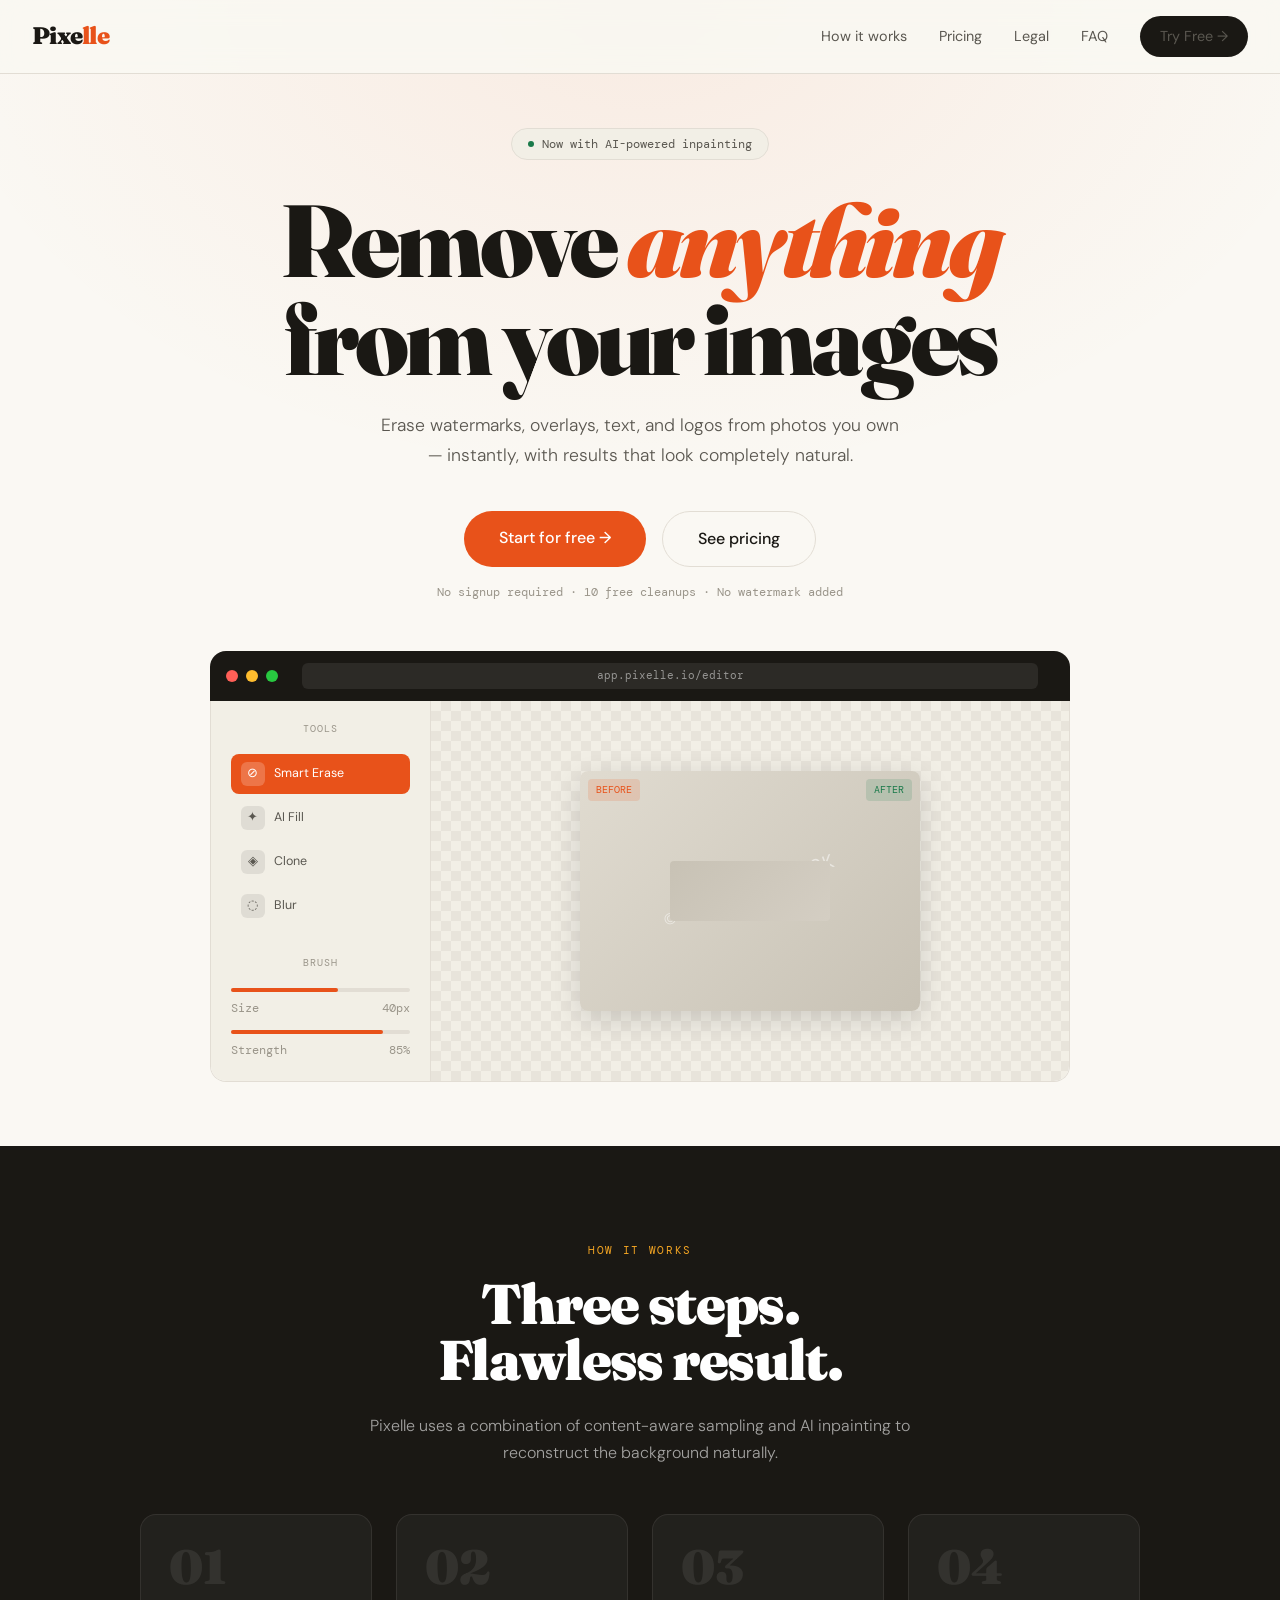
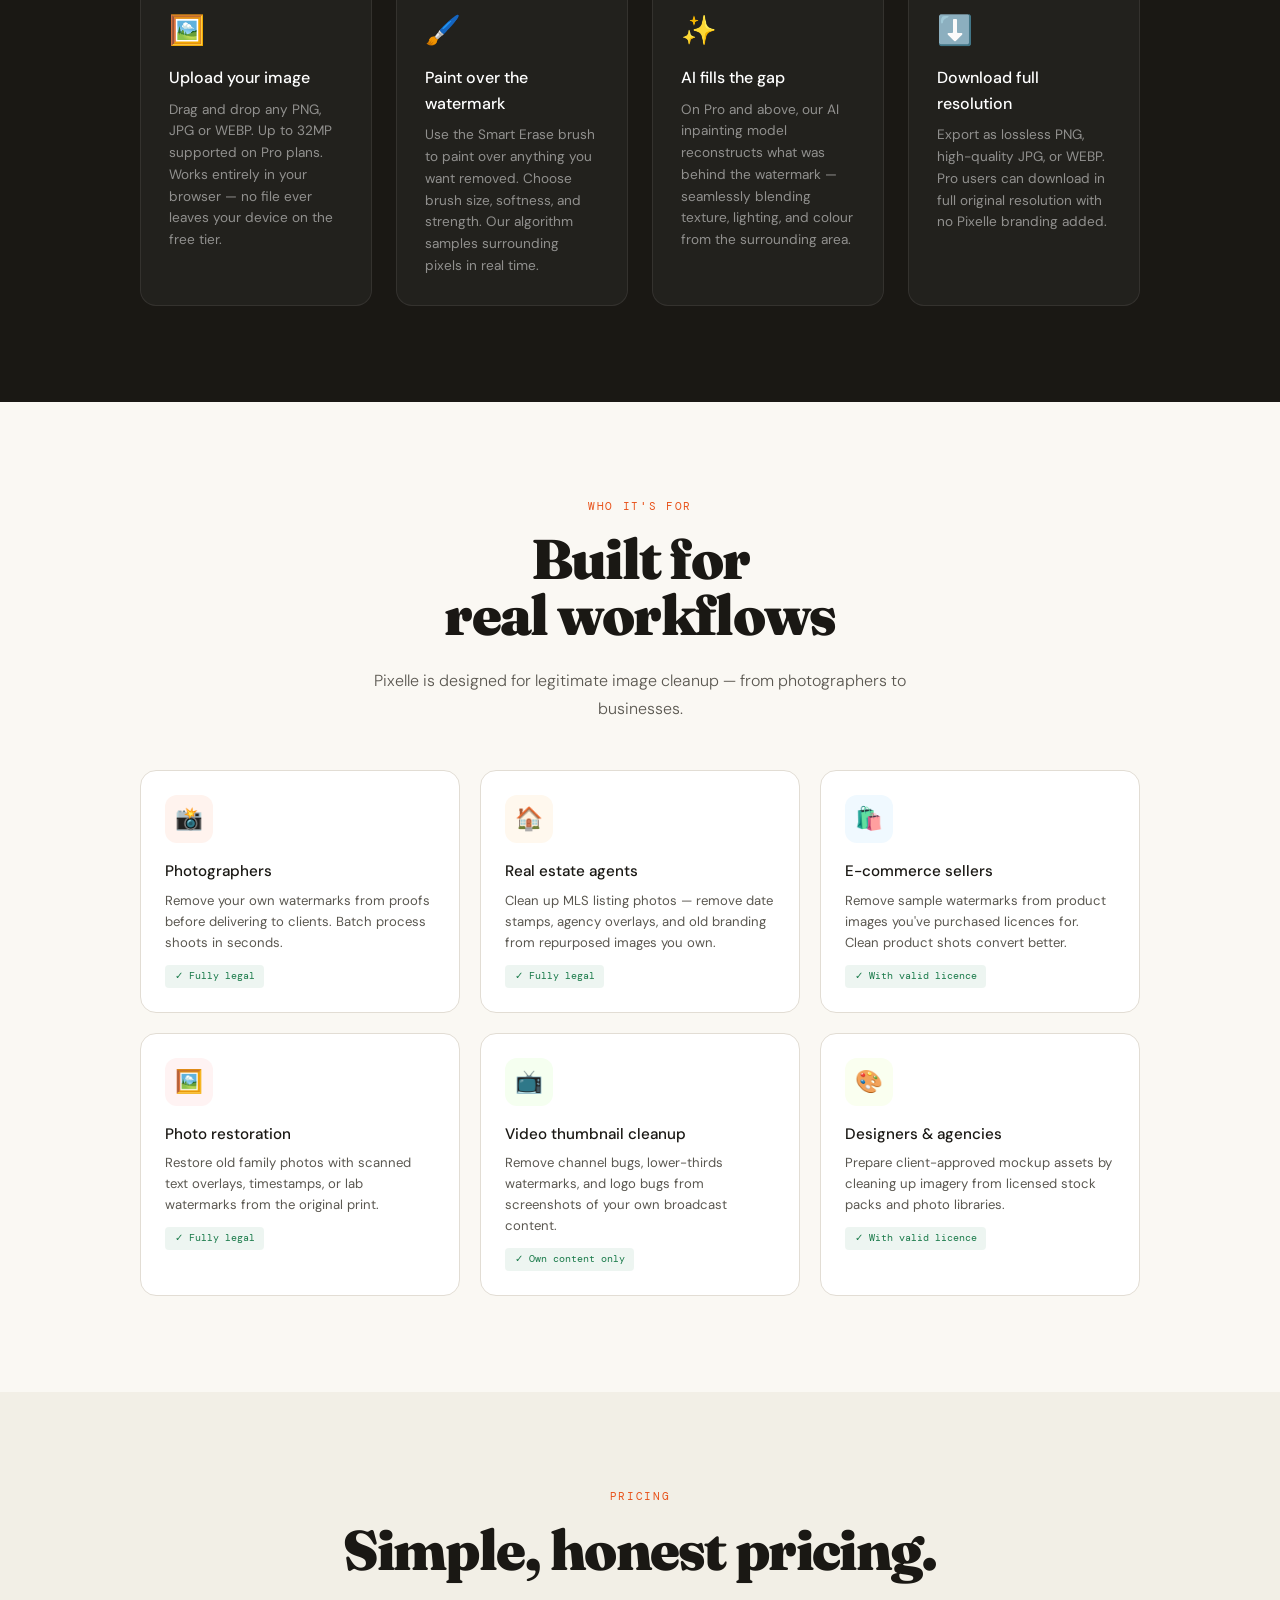
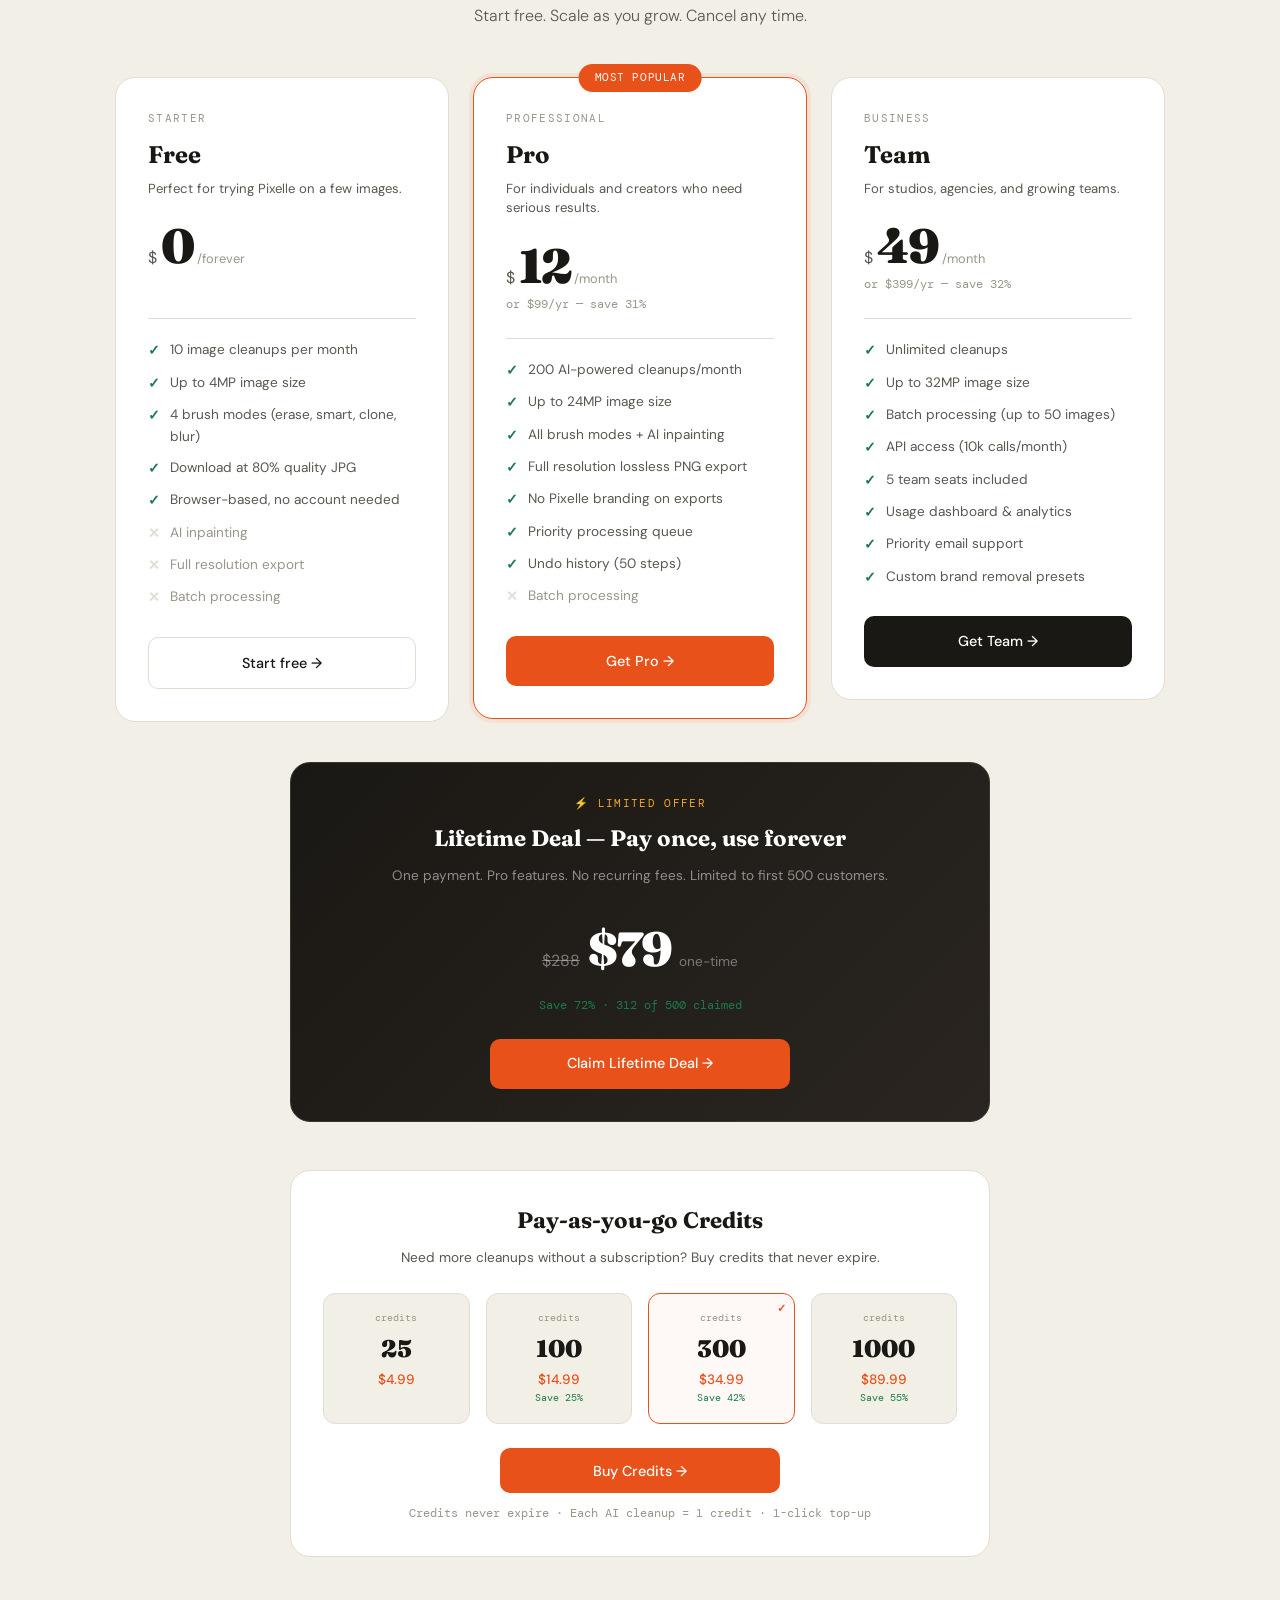
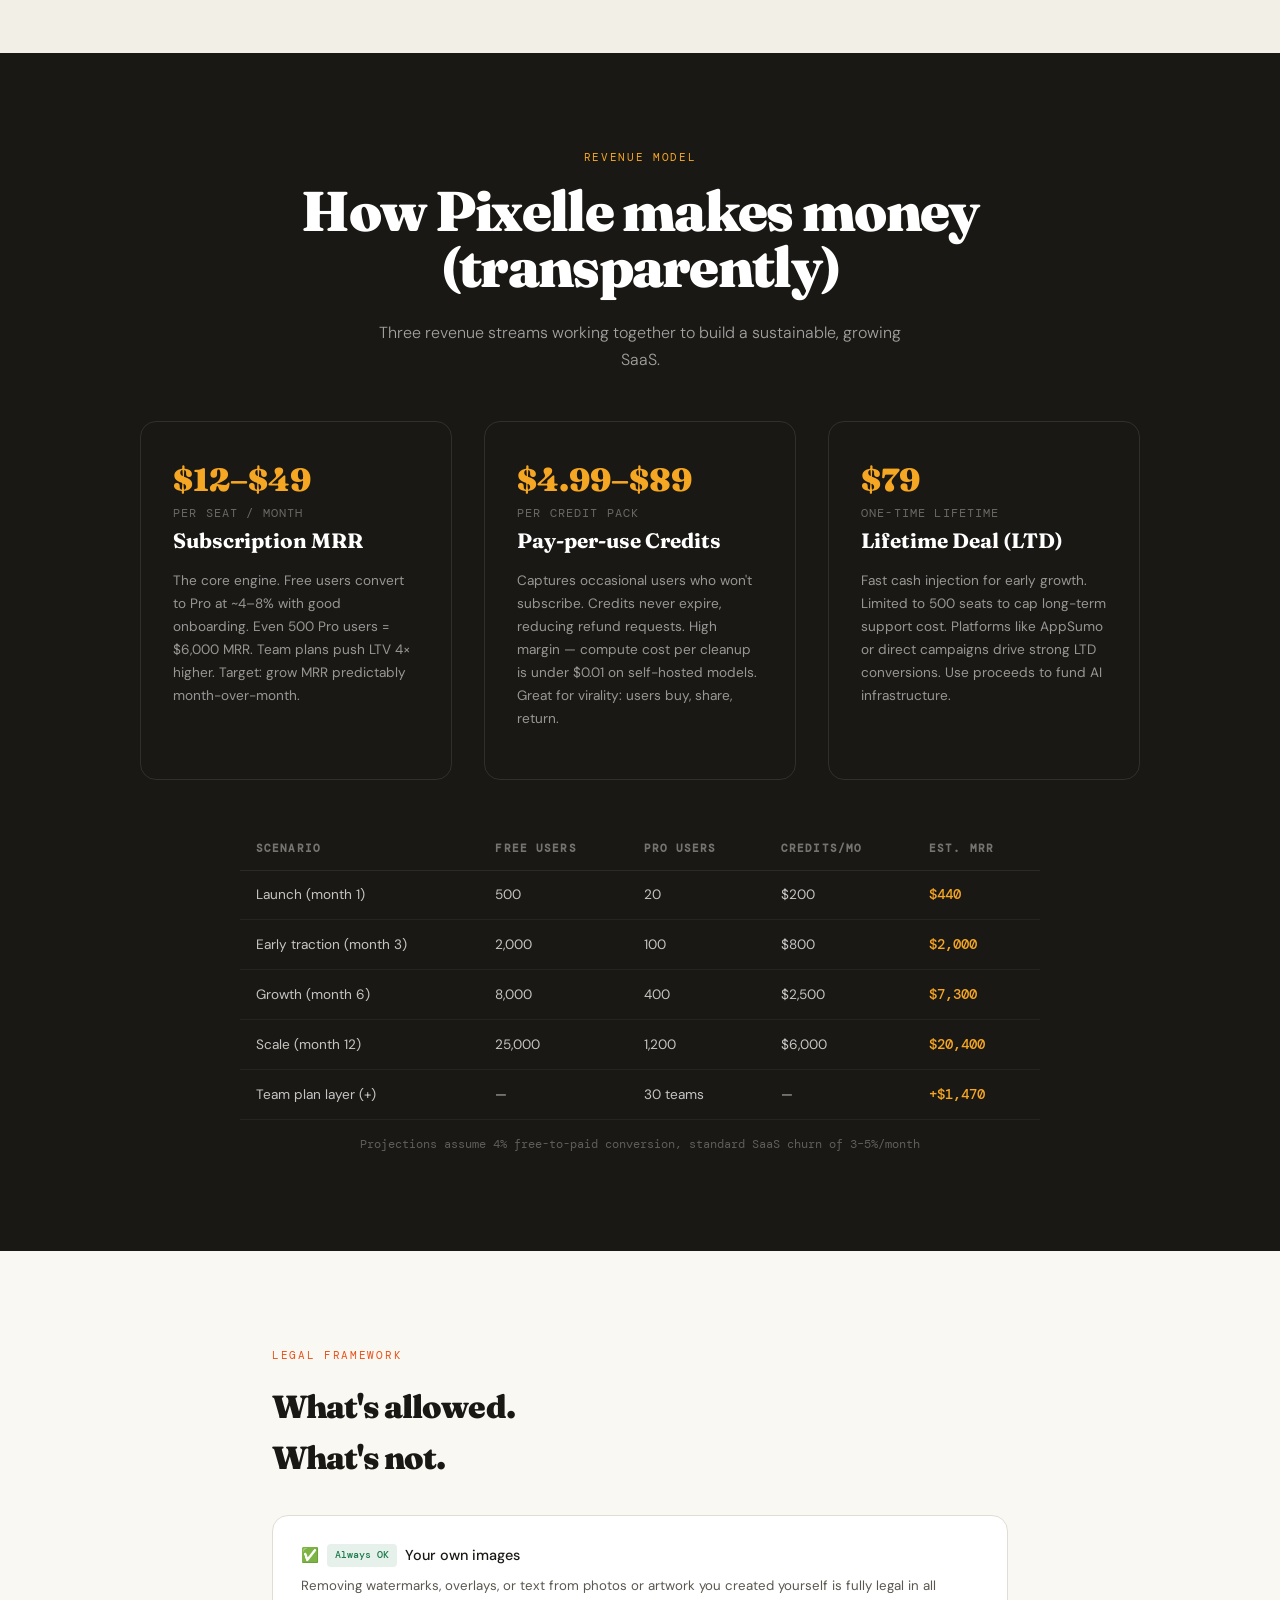
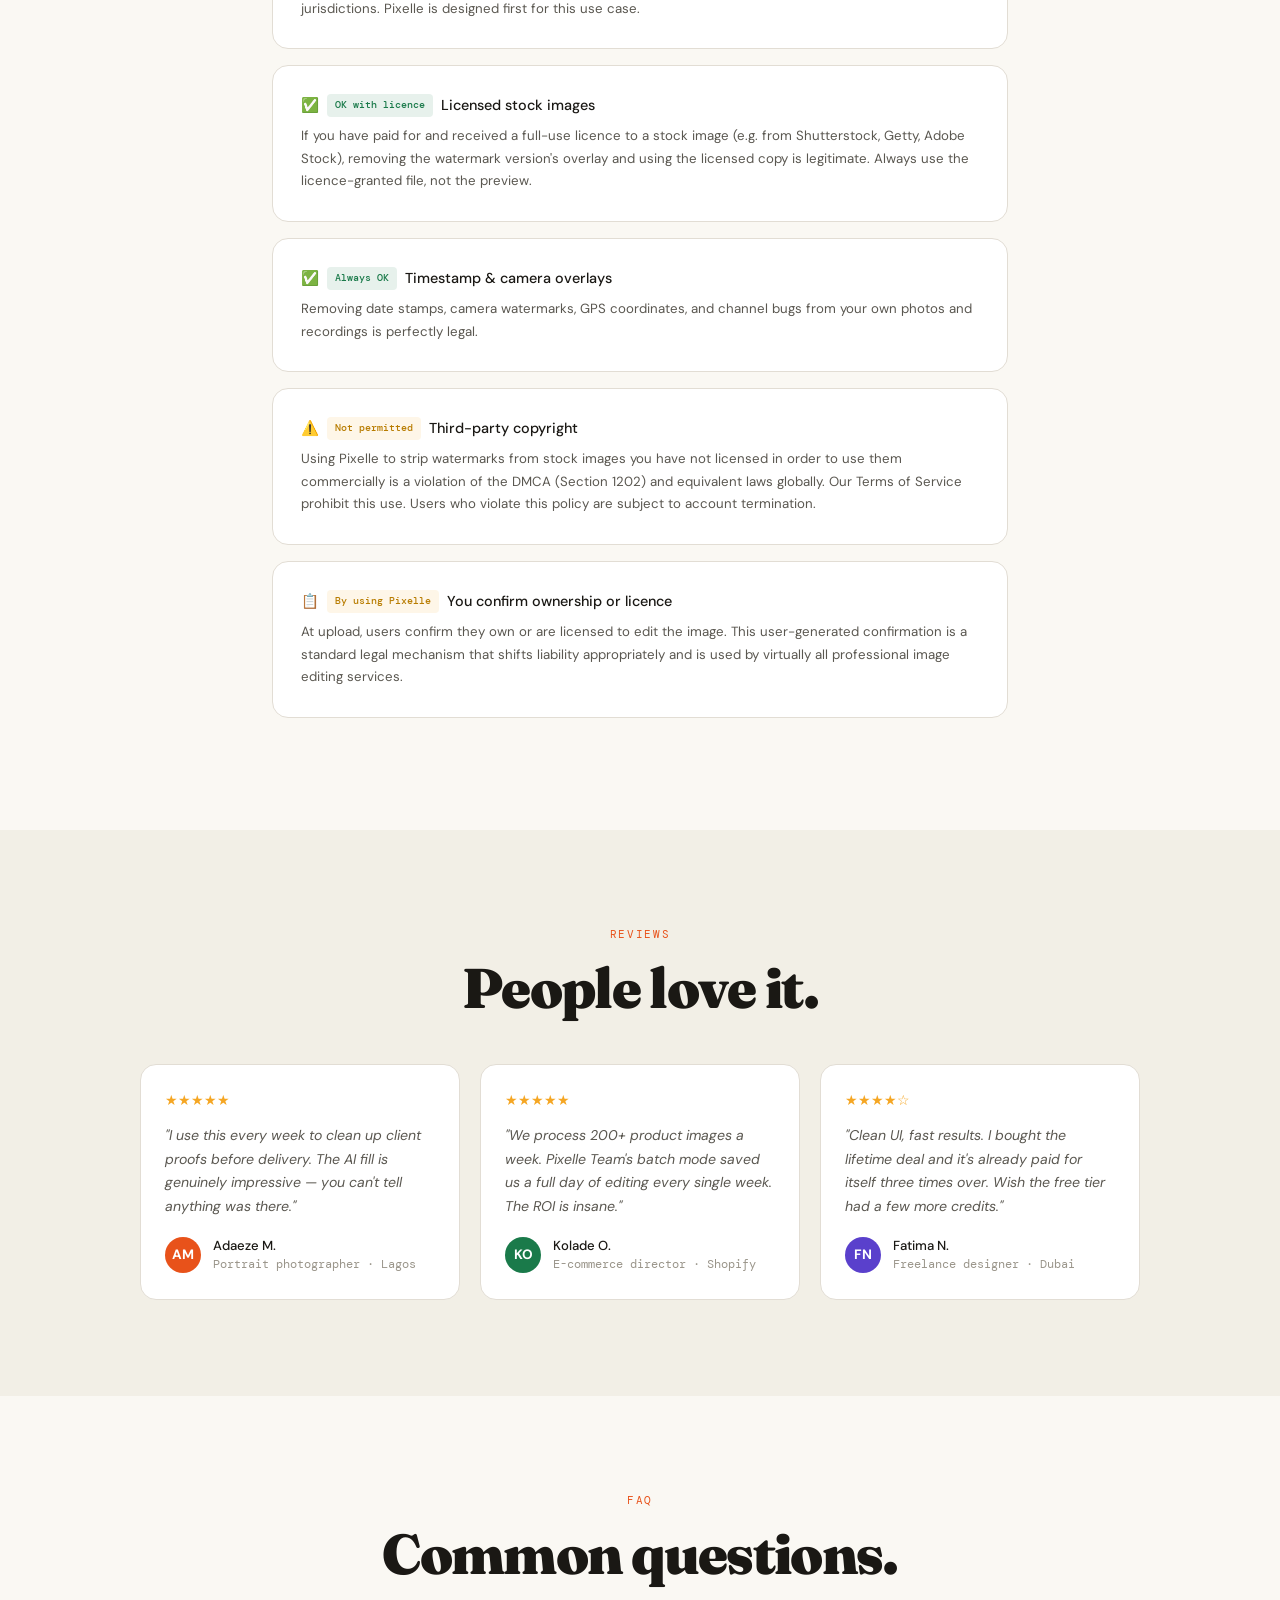
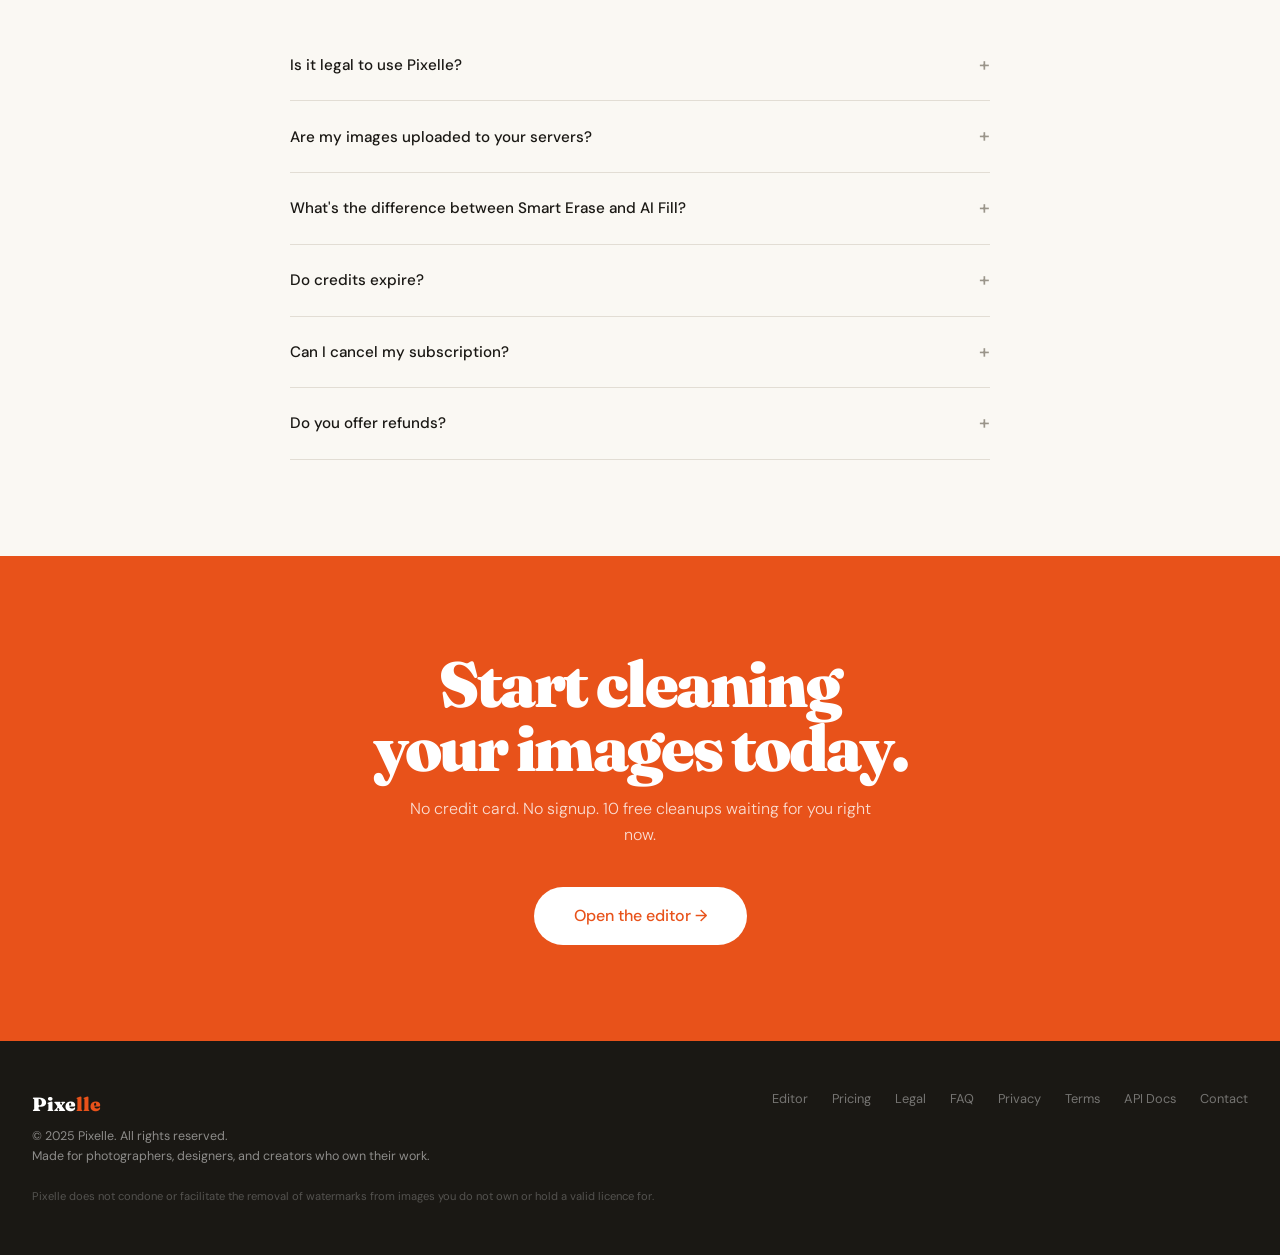
<file: index.html>
<!DOCTYPE html>
<html lang="en">
<head>
<meta charset="UTF-8">
<meta name="viewport" content="width=device-width, initial-scale=1.0">
<title>Pixelle — AI-Powered Image Cleanup</title>
<link rel="preconnect" href="https://fonts.googleapis.com">
<link href="https://fonts.googleapis.com/css2?family=Fraunces:ital,opsz,wght@0,9..144,300;0,9..144,700;0,9..144,900;1,9..144,400&family=DM+Sans:wght@300;400;500&family=DM+Mono:wght@400;500&display=swap" rel="stylesheet">
<link rel="stylesheet" href="css/styles.css">
  <link rel="icon" href="assets/logo.png" type="image/x-icon" />
</head>
<body>

<nav>
  <a href="index.html" class="nav-logo">Pixe<span>lle</span></a>
  <div class="nav-links">
    <a href="#how">How it works</a>
    <a href="#pricing">Pricing</a>
    <a href="#legal">Legal</a>
    <a href="#faq">FAQ</a>
    <a href="app.html" class="nav-cta">Try Free →</a>
  </div>
</nav>

<!-- HERO -->
<section class="hero">
  <div class="hero-bg"></div>
  <div class="hero-badge"><span class="dot"></span> Now with AI-powered inpainting</div>
  <h1>Remove <em>anything</em><br>from your images</h1>
  <p class="hero-sub">Erase watermarks, overlays, text, and logos from photos you own — instantly, with results that look completely natural.</p>
  <div class="hero-actions">
    <a href="app.html" class="btn-hero btn-hero-primary">Start for free →</a>
    <a href="#pricing" class="btn-hero btn-hero-secondary">See pricing</a>
  </div>
  <p class="hero-note">No signup required · 10 free cleanups · No watermark added</p>

  <div class="demo-wrap">
    <div class="demo-bar">
      <div class="demo-dot"></div><div class="demo-dot"></div><div class="demo-dot"></div>
      <div class="demo-url">app.pixelle.io/editor</div>
    </div>
    <div class="demo-inner">
      <div class="demo-sidebar">
        <div class="demo-sidebar-title">Tools</div>
        <div class="demo-tool active"><div class="demo-tool-icon">⊘</div> Smart Erase</div>
        <div class="demo-tool"><div class="demo-tool-icon">✦</div> AI Fill</div>
        <div class="demo-tool"><div class="demo-tool-icon">◈</div> Clone</div>
        <div class="demo-tool"><div class="demo-tool-icon">◌</div> Blur</div>
        <br>
        <div class="demo-sidebar-title">Brush</div>
        <div style="background:var(--border);height:4px;border-radius:2px;margin:0.5rem 0"><div style="background:var(--accent);width:60%;height:100%;border-radius:2px"></div></div>
        <div style="font-size:0.72rem;color:var(--ink3);font-family:'DM Mono',monospace;display:flex;justify-content:space-between"><span>Size</span><span>40px</span></div>
        <div style="background:var(--border);height:4px;border-radius:2px;margin:0.75rem 0 0.5rem"><div style="background:var(--accent);width:85%;height:100%;border-radius:2px"></div></div>
        <div style="font-size:0.72rem;color:var(--ink3);font-family:'DM Mono',monospace;display:flex;justify-content:space-between"><span>Strength</span><span>85%</span></div>
      </div>
      <div class="demo-canvas-area">
        <div class="demo-image-placeholder">
          <div class="demo-badge-before">BEFORE</div>
          <div class="demo-badge-after">AFTER</div>
          <div class="demo-wm">© SHUTTERSTOCK</div>
          <div class="demo-erased"></div>
          <div class="demo-cursor"></div>
        </div>
      </div>
    </div>
  </div>
</section>

<!-- HOW IT WORKS -->
<section class="how" id="how">
  <div class="center max-w reveal">
    <div class="section-label">How it works</div>
    <div class="section-title">Three steps.<br>Flawless result.</div>
    <p class="section-sub" style="margin-inline:auto">Pixelle uses a combination of content-aware sampling and AI inpainting to reconstruct the background naturally.</p>
  </div>
  <div class="how-grid reveal">
    <div class="how-card">
      <div class="how-num">01</div>
      <div class="how-icon">🖼️</div>
      <h3>Upload your image</h3>
      <p>Drag and drop any PNG, JPG or WEBP. Up to 32MP supported on Pro plans. Works entirely in your browser — no file ever leaves your device on the free tier.</p>
    </div>
    <div class="how-card">
      <div class="how-num">02</div>
      <div class="how-icon">🖌️</div>
      <h3>Paint over the watermark</h3>
      <p>Use the Smart Erase brush to paint over anything you want removed. Choose brush size, softness, and strength. Our algorithm samples surrounding pixels in real time.</p>
    </div>
    <div class="how-card">
      <div class="how-num">03</div>
      <div class="how-icon">✨</div>
      <h3>AI fills the gap</h3>
      <p>On Pro and above, our AI inpainting model reconstructs what was behind the watermark — seamlessly blending texture, lighting, and colour from the surrounding area.</p>
    </div>
    <div class="how-card">
      <div class="how-num">04</div>
      <div class="how-icon">⬇️</div>
      <h3>Download full resolution</h3>
      <p>Export as lossless PNG, high-quality JPG, or WEBP. Pro users can download in full original resolution with no Pixelle branding added.</p>
    </div>
  </div>
</section>

<!-- USE CASES -->
<section id="uses" style="padding:6rem 2rem;background:var(--bg)">
  <div class="center max-w reveal">
    <div class="section-label">Who it's for</div>
    <div class="section-title">Built for<br>real workflows</div>
    <p class="section-sub" style="margin-inline:auto">Pixelle is designed for legitimate image cleanup — from photographers to businesses.</p>
  </div>
  <div class="uses-grid reveal">
    <div class="use-card">
      <div class="use-icon" style="background:#fff3ee">📸</div>
      <h3>Photographers</h3>
      <p>Remove your own watermarks from proofs before delivering to clients. Batch process shoots in seconds.</p>
      <span class="use-tag" style="background:rgba(26,122,74,0.08);color:var(--green)">✓ Fully legal</span>
    </div>
    <div class="use-card">
      <div class="use-icon" style="background:#fff8ee">🏠</div>
      <h3>Real estate agents</h3>
      <p>Clean up MLS listing photos — remove date stamps, agency overlays, and old branding from repurposed images you own.</p>
      <span class="use-tag" style="background:rgba(26,122,74,0.08);color:var(--green)">✓ Fully legal</span>
    </div>
    <div class="use-card">
      <div class="use-icon" style="background:#f0f9ff">🛍️</div>
      <h3>E-commerce sellers</h3>
      <p>Remove sample watermarks from product images you've purchased licences for. Clean product shots convert better.</p>
      <span class="use-tag" style="background:rgba(26,122,74,0.08);color:var(--green)">✓ With valid licence</span>
    </div>
    <div class="use-card">
      <div class="use-icon" style="background:#fff3f3">🖼️</div>
      <h3>Photo restoration</h3>
      <p>Restore old family photos with scanned text overlays, timestamps, or lab watermarks from the original print.</p>
      <span class="use-tag" style="background:rgba(26,122,74,0.08);color:var(--green)">✓ Fully legal</span>
    </div>
    <div class="use-card">
      <div class="use-icon" style="background:#f5fff0">📺</div>
      <h3>Video thumbnail cleanup</h3>
      <p>Remove channel bugs, lower-thirds watermarks, and logo bugs from screenshots of your own broadcast content.</p>
      <span class="use-tag" style="background:rgba(26,122,74,0.08);color:var(--green)">✓ Own content only</span>
    </div>
    <div class="use-card">
      <div class="use-icon" style="background:#fafff0">🎨</div>
      <h3>Designers & agencies</h3>
      <p>Prepare client-approved mockup assets by cleaning up imagery from licensed stock packs and photo libraries.</p>
      <span class="use-tag" style="background:rgba(26,122,74,0.08);color:var(--green)">✓ With valid licence</span>
    </div>
  </div>
</section>

<!-- PRICING -->
<section class="pricing" id="pricing">
  <div class="center reveal">
    <div class="section-label">Pricing</div>
    <div class="section-title">Simple, honest pricing.</div>
    <p class="section-sub" style="margin-inline:auto">Start free. Scale as you grow. Cancel any time.</p>
  </div>

  <div class="pricing-grid reveal">

    <!-- FREE -->
    <div class="price-card">
      <div class="price-tier">Starter</div>
      <div class="price-name">Free</div>
      <div class="price-desc">Perfect for trying Pixelle on a few images.</div>
      <div class="price-amount">
        <span class="price-currency">$</span>
        <span class="price-value">0</span>
        <span class="price-period">/forever</span>
      </div>
      <div class="price-alt" style="color:transparent">—</div>
      <div class="price-divider"></div>
      <ul class="price-features">
        <li>10 image cleanups per month</li>
        <li>Up to 4MP image size</li>
        <li>4 brush modes (erase, smart, clone, blur)</li>
        <li>Download at 80% quality JPG</li>
        <li>Browser-based, no account needed</li>
        <li class="no">AI inpainting</li>
        <li class="no">Full resolution export</li>
        <li class="no">Batch processing</li>
      </ul>
      <a href="app.html" class="price-btn price-btn-outline">Start free →</a>
    </div>

    <!-- PRO -->
    <div class="price-card featured">
      <div class="price-popular">MOST POPULAR</div>
      <div class="price-tier">Professional</div>
      <div class="price-name">Pro</div>
      <div class="price-desc">For individuals and creators who need serious results.</div>
      <div class="price-amount">
        <span class="price-currency">$</span>
        <span class="price-value">12</span>
        <span class="price-period">/month</span>
      </div>
      <div class="price-alt">or $99/yr — save 31%</div>
      <div class="price-divider"></div>
      <ul class="price-features">
        <li>200 AI-powered cleanups/month</li>
        <li>Up to 24MP image size</li>
        <li>All brush modes + AI inpainting</li>
        <li>Full resolution lossless PNG export</li>
        <li>No Pixelle branding on exports</li>
        <li>Priority processing queue</li>
        <li>Undo history (50 steps)</li>
        <li class="no">Batch processing</li>
      </ul>
      <a href="app.html" class="price-btn price-btn-primary">Get Pro →</a>
    </div>

    <!-- TEAM -->
    <div class="price-card">
      <div class="price-tier">Business</div>
      <div class="price-name">Team</div>
      <div class="price-desc">For studios, agencies, and growing teams.</div>
      <div class="price-amount">
        <span class="price-currency">$</span>
        <span class="price-value">49</span>
        <span class="price-period">/month</span>
      </div>
      <div class="price-alt">or $399/yr — save 32%</div>
      <div class="price-divider"></div>
      <ul class="price-features">
        <li>Unlimited cleanups</li>
        <li>Up to 32MP image size</li>
        <li>Batch processing (up to 50 images)</li>
        <li>API access (10k calls/month)</li>
        <li>5 team seats included</li>
        <li>Usage dashboard & analytics</li>
        <li>Priority email support</li>
        <li>Custom brand removal presets</li>
      </ul>
      <a href="#" onclick="showToast('Team plan — contact us at hello@pixelle.io')" class="price-btn price-btn-dark">Get Team →</a>
    </div>

  </div>

  <!-- LIFETIME DEAL -->
  <div class="credits-section reveal" style="margin-top:2.5rem;max-width:700px;background:linear-gradient(135deg,#1a1814,#2a2520);border-color:#3a3530">
    <div style="font-size:0.7rem;font-family:'DM Mono',monospace;color:var(--accent2);text-transform:uppercase;letter-spacing:0.12em;margin-bottom:0.5rem">⚡ Limited offer</div>
    <div class="credits-title" style="color:#fff">Lifetime Deal — Pay once, use forever</div>
    <div class="credits-sub" style="color:rgba(255,255,255,0.5)">One payment. Pro features. No recurring fees. Limited to first 500 customers.</div>
    <div style="display:flex;align-items:baseline;justify-content:center;gap:0.5rem;margin-bottom:0.5rem">
      <span style="font-size:1rem;color:rgba(255,255,255,0.4);text-decoration:line-through">$288</span>
      <span style="font-family:'Fraunces',serif;font-size:3rem;font-weight:900;color:#fff;letter-spacing:-0.04em">$79</span>
      <span style="font-size:0.85rem;color:rgba(255,255,255,0.4)">one-time</span>
    </div>
    <div style="font-size:0.75rem;color:var(--green);font-family:'DM Mono',monospace;margin-bottom:1.5rem">Save 72% · 312 of 500 claimed</div>
    <a href="#" onclick="showToast('Lifetime deal — redirecting to checkout!')" class="price-btn price-btn-primary" style="max-width:300px;margin:0 auto;display:block">Claim Lifetime Deal →</a>
  </div>

  <!-- PAY PER USE CREDITS -->
  <div class="credits-section reveal">
    <div class="credits-title">Pay-as-you-go Credits</div>
    <div class="credits-sub">Need more cleanups without a subscription? Buy credits that never expire.</div>
    <div class="credits-grid">
      <div class="credit-pack" onclick="selectCredit(this)">
        <div class="credits-label">credits</div>
        <div class="credits-num">25</div>
        <div class="credits-price">$4.99</div>
        <div class="credits-save"></div>
      </div>
      <div class="credit-pack" onclick="selectCredit(this)">
        <div class="credits-label">credits</div>
        <div class="credits-num">100</div>
        <div class="credits-price">$14.99</div>
        <div class="credits-save">Save 25%</div>
      </div>
      <div class="credit-pack selected" onclick="selectCredit(this)">
        <div class="credits-label">credits</div>
        <div class="credits-num">300</div>
        <div class="credits-price">$34.99</div>
        <div class="credits-save">Save 42%</div>
      </div>
      <div class="credit-pack" onclick="selectCredit(this)">
        <div class="credits-label">credits</div>
        <div class="credits-num">1000</div>
        <div class="credits-price">$89.99</div>
        <div class="credits-save">Save 55%</div>
      </div>
    </div>
    <button onclick="showToast('Redirecting to secure checkout...')" class="price-btn price-btn-primary" style="max-width:280px;margin:0 auto">Buy Credits →</button>
    <p style="font-size:0.72rem;color:var(--ink3);margin-top:0.75rem;font-family:'DM Mono',monospace">Credits never expire · Each AI cleanup = 1 credit · 1-click top-up</p>
  </div>
</section>

<!-- MONETIZATION BREAKDOWN -->
<section class="monetize" id="monetize">
  <div class="center max-w reveal">
    <div class="section-label">Revenue model</div>
    <div class="section-title" style="color:#fff">How Pixelle makes money<br>(transparently)</div>
    <p class="section-sub" style="margin-inline:auto">Three revenue streams working together to build a sustainable, growing SaaS.</p>
  </div>
  <div class="monetize-grid reveal">
    <div class="monetize-card">
      <div class="monetize-stat">$12–$49</div>
      <div class="monetize-stat-label">per seat / month</div>
      <h3>Subscription MRR</h3>
      <p>The core engine. Free users convert to Pro at ~4–8% with good onboarding. Even 500 Pro users = $6,000 MRR. Team plans push LTV 4× higher. Target: grow MRR predictably month-over-month.</p>
    </div>
    <div class="monetize-card">
      <div class="monetize-stat">$4.99–$89</div>
      <div class="monetize-stat-label">per credit pack</div>
      <h3>Pay-per-use Credits</h3>
      <p>Captures occasional users who won't subscribe. Credits never expire, reducing refund requests. High margin — compute cost per cleanup is under $0.01 on self-hosted models. Great for virality: users buy, share, return.</p>
    </div>
    <div class="monetize-card">
      <div class="monetize-stat">$79</div>
      <div class="monetize-stat-label">one-time lifetime</div>
      <h3>Lifetime Deal (LTD)</h3>
      <p>Fast cash injection for early growth. Limited to 500 seats to cap long-term support cost. Platforms like AppSumo or direct campaigns drive strong LTD conversions. Use proceeds to fund AI infrastructure.</p>
    </div>
  </div>

  <div class="max-w reveal" style="margin-top:3rem">
    <table class="revenue-table">
      <thead>
        <tr>
          <th>Scenario</th>
          <th>Free users</th>
          <th>Pro users</th>
          <th>Credits/mo</th>
          <th>Est. MRR</th>
        </tr>
      </thead>
      <tbody>
        <tr><td>Launch (month 1)</td><td>500</td><td>20</td><td>$200</td><td>$440</td></tr>
        <tr><td>Early traction (month 3)</td><td>2,000</td><td>100</td><td>$800</td><td>$2,000</td></tr>
        <tr><td>Growth (month 6)</td><td>8,000</td><td>400</td><td>$2,500</td><td>$7,300</td></tr>
        <tr><td>Scale (month 12)</td><td>25,000</td><td>1,200</td><td>$6,000</td><td>$20,400</td></tr>
        <tr><td>Team plan layer (+)</td><td>—</td><td>30 teams</td><td>—</td><td>+$1,470</td></tr>
      </tbody>
    </table>
    <p style="font-size:0.72rem;color:rgba(255,255,255,0.3);font-family:'DM Mono',monospace;margin-top:1rem;text-align:center">Projections assume 4% free-to-paid conversion, standard SaaS churn of 3–5%/month</p>
  </div>
</section>

<!-- LEGAL SECTION -->
<div class="legal-section" id="legal">
  <div class="section-label">Legal framework</div>
  <div class="legal-title">What's allowed.<br>What's not.</div>
  <div class="legal-card">
    <h3>✅ <span class="tag tag-ok">Always OK</span> Your own images</h3>
    <p>Removing watermarks, overlays, or text from photos or artwork you created yourself is fully legal in all jurisdictions. Pixelle is designed first for this use case.</p>
  </div>
  <div class="legal-card">
    <h3>✅ <span class="tag tag-ok">OK with licence</span> Licensed stock images</h3>
    <p>If you have paid for and received a full-use licence to a stock image (e.g. from Shutterstock, Getty, Adobe Stock), removing the watermark version's overlay and using the licensed copy is legitimate. Always use the licence-granted file, not the preview.</p>
  </div>
  <div class="legal-card">
    <h3>✅ <span class="tag tag-ok">Always OK</span> Timestamp & camera overlays</h3>
    <p>Removing date stamps, camera watermarks, GPS coordinates, and channel bugs from your own photos and recordings is perfectly legal.</p>
  </div>
  <div class="legal-card">
    <h3>⚠️ <span class="tag tag-warn">Not permitted</span> Third-party copyright</h3>
    <p>Using Pixelle to strip watermarks from stock images you have not licensed in order to use them commercially is a violation of the DMCA (Section 1202) and equivalent laws globally. Our Terms of Service prohibit this use. Users who violate this policy are subject to account termination.</p>
  </div>
  <div class="legal-card">
    <h3>📋 <span class="tag tag-warn">By using Pixelle</span> You confirm ownership or licence</h3>
    <p>At upload, users confirm they own or are licensed to edit the image. This user-generated confirmation is a standard legal mechanism that shifts liability appropriately and is used by virtually all professional image editing services.</p>
  </div>
</div>

<!-- TESTIMONIALS -->
<section style="padding:6rem 2rem;background:var(--bg2)" id="reviews">
  <div class="center max-w reveal">
    <div class="section-label">Reviews</div>
    <div class="section-title">People love it.</div>
  </div>
  <div class="testi-grid reveal">
    <div class="testi-card">
      <div class="testi-stars">★★★★★</div>
      <div class="testi-text">"I use this every week to clean up client proofs before delivery. The AI fill is genuinely impressive — you can't tell anything was there."</div>
      <div class="testi-author"><div class="testi-avatar" style="background:#e8521a">AM</div><div><div class="testi-name">Adaeze M.</div><div class="testi-role">Portrait photographer · Lagos</div></div></div>
    </div>
    <div class="testi-card">
      <div class="testi-stars">★★★★★</div>
      <div class="testi-text">"We process 200+ product images a week. Pixelle Team's batch mode saved us a full day of editing every single week. The ROI is insane."</div>
      <div class="testi-author"><div class="testi-avatar" style="background:#1a7a4a">KO</div><div><div class="testi-name">Kolade O.</div><div class="testi-role">E-commerce director · Shopify</div></div></div>
    </div>
    <div class="testi-card">
      <div class="testi-stars">★★★★☆</div>
      <div class="testi-text">"Clean UI, fast results. I bought the lifetime deal and it's already paid for itself three times over. Wish the free tier had a few more credits."</div>
      <div class="testi-author"><div class="testi-avatar" style="background:#5a40cc">FN</div><div><div class="testi-name">Fatima N.</div><div class="testi-role">Freelance designer · Dubai</div></div></div>
    </div>
  </div>
</section>

<!-- FAQ -->
<section style="padding:6rem 2rem;background:var(--bg)" id="faq">
  <div class="center max-w reveal">
    <div class="section-label">FAQ</div>
    <div class="section-title">Common questions.</div>
  </div>
  <div class="faq-list reveal">
    <div class="faq-item">
      <div class="faq-q" onclick="toggleFaq(this)">Is it legal to use Pixelle?</div>
      <div class="faq-a">Yes — when used on images you own or have a valid licence for. Pixelle is a tool like Photoshop; legality depends on what you use it for, not the tool itself. See the Legal section above for a full breakdown.</div>
    </div>
    <div class="faq-item">
      <div class="faq-q" onclick="toggleFaq(this)">Are my images uploaded to your servers?</div>
      <div class="faq-a">On the Free tier, all processing happens entirely in your browser using the Canvas API — nothing is uploaded. On Pro and Team plans, images are sent to our servers for AI inpainting, processed immediately, and deleted within 30 minutes. We never store your images.</div>
    </div>
    <div class="faq-item">
      <div class="faq-q" onclick="toggleFaq(this)">What's the difference between Smart Erase and AI Fill?</div>
      <div class="faq-a">Smart Erase uses a pixel-sampling algorithm that reads surrounding colours and blends them inward — it's fast, local, and works great on simple backgrounds. AI Fill sends a patch to our inpainting model which understands context, texture, and lighting — it works far better on complex scenes like grass, fabric, or skin.</div>
    </div>
    <div class="faq-item">
      <div class="faq-q" onclick="toggleFaq(this)">Do credits expire?</div>
      <div class="faq-a">Never. Credits you purchase are yours to use at any pace. There's no monthly reset or expiry date — buy once, use whenever.</div>
    </div>
    <div class="faq-item">
      <div class="faq-q" onclick="toggleFaq(this)">Can I cancel my subscription?</div>
      <div class="faq-a">Yes, any time, from your account dashboard with one click. You keep access until the end of your billing period. No cancellation fees, no dark patterns.</div>
    </div>
    <div class="faq-item">
      <div class="faq-q" onclick="toggleFaq(this)">Do you offer refunds?</div>
      <div class="faq-a">We offer a 7-day money-back guarantee on monthly Pro plans, no questions asked. Annual plans get a 14-day guarantee. Credit packs are non-refundable once used but we're always happy to help if something went wrong.</div>
    </div>
  </div>
</section>

<!-- CTA BOTTOM -->
<div class="cta-bottom">
  <h2>Start cleaning<br>your images today.</h2>
  <p>No credit card. No signup. 10 free cleanups waiting for you right now.</p>
  <a href="app.html" class="btn-cta-white">Open the editor →</a>
</div>

<!-- FOOTER -->
<footer>
  <div>
    <div class="footer-brand">Pixe<span>lle</span></div>
    <div class="footer-copy">
      © 2025 Pixelle. All rights reserved.<br>
      Made for photographers, designers, and creators who own their work.<br><br>
      <span style="font-size:0.7rem;color:rgba(255,255,255,0.25)">Pixelle does not condone or facilitate the removal of watermarks from images you do not own or hold a valid licence for.</span>
    </div>
  </div>
  <div class="footer-links">
    <a href="app.html">Editor</a>
    <a href="#pricing">Pricing</a>
    <a href="#legal">Legal</a>
    <a href="#faq">FAQ</a>
    <a href="#">Privacy</a>
    <a href="#">Terms</a>
    <a href="#">API Docs</a>
    <a href="mailto:hello@pixelle.io">Contact</a>
  </div>
</footer>

<div class="toast" id="toast"></div>

<script src="js/script.js">

</script>
</body>
</html>
</file>
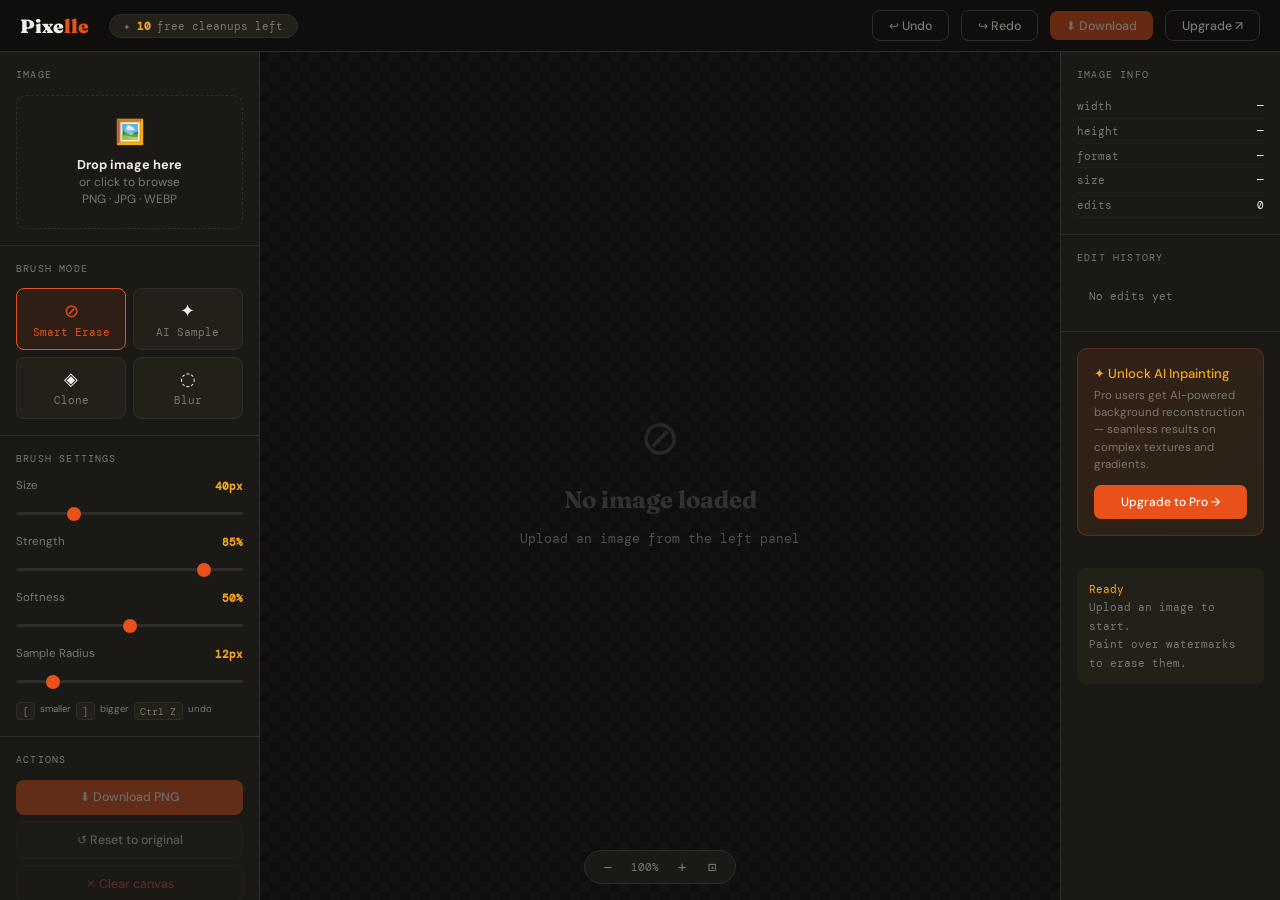
<file: app.html>
<!DOCTYPE html>
<html lang="en">
<head>
<meta charset="UTF-8">
<meta name="viewport" content="width=device-width, initial-scale=1.0">
<title>Pixelle Editor — Remove Watermarks</title>
<link rel="preconnect" href="https://fonts.googleapis.com">
<link href="https://fonts.googleapis.com/css2?family=Fraunces:wght@700;900&family=DM+Sans:wght@300;400;500&family=DM+Mono:wght@400;500&display=swap" rel="stylesheet">
<link rel="stylesheet" href="css/app.css">
  <link rel="icon" href="assets/logo.png" type="image/x-icon" />
</head>
<body>

<nav>
  <div class="nav-left">
    <a href="index.html" class="logo">Pixe<span>lle</span></a>
    <div class="credits-pill">✦ <b id="credit-count">10</b> free cleanups left</div>
  </div>
  <div class="nav-right">
    <button class="nav-btn nav-btn-ghost" id="undo-btn" disabled onclick="doUndo()">↩ Undo</button>
    <button class="nav-btn nav-btn-ghost" id="redo-btn" disabled onclick="doRedo()">↪ Redo</button>
    <button class="nav-btn nav-btn-accent" id="download-btn" disabled onclick="doDownload()">⬇ Download</button>
    <a href="index.html#pricing" class="nav-btn nav-btn-ghost" style="text-decoration:none">Upgrade ↗</a>
  </div>
</nav>

<div class="app-body">

  <!-- LEFT PANEL -->
  <div class="panel-left">

    <div class="panel-section">
      <div class="panel-label">Image</div>
      <div class="upload-zone" id="upload-zone">
        <input type="file" id="file-input" accept="image/*">
        <div class="up-icon">🖼️</div>
        <strong>Drop image here</strong>
        <p>or click to browse<br>PNG · JPG · WEBP</p>
      </div>
    </div>

    <div class="panel-section">
      <div class="panel-label">Brush Mode</div>
      <div class="tool-grid">
        <div class="tool-btn active" data-mode="erase" onclick="setMode(this)">
          <span class="t-icon">⊘</span>
          <span class="t-name">Smart Erase</span>
        </div>
        <div class="tool-btn" data-mode="smart" onclick="setMode(this)">
          <span class="t-icon">✦</span>
          <span class="t-name">AI Sample</span>
        </div>
        <div class="tool-btn" data-mode="clone" onclick="setMode(this)">
          <span class="t-icon">◈</span>
          <span class="t-name">Clone</span>
        </div>
        <div class="tool-btn" data-mode="blur" onclick="setMode(this)">
          <span class="t-icon">◌</span>
          <span class="t-name">Blur</span>
        </div>
      </div>
    </div>

    <div class="panel-section">
      <div class="panel-label">Brush Settings</div>
      <div class="slider-row">
        <div class="slider-label"><span>Size</span><b id="size-v">40px</b></div>
        <input type="range" id="size-sl" min="5" max="150" value="40" oninput="brushSize=+this.value;document.getElementById('size-v').textContent=this.value+'px'">
      </div>
      <div class="slider-row">
        <div class="slider-label"><span>Strength</span><b id="str-v">85%</b></div>
        <input type="range" id="str-sl" min="1" max="100" value="85" oninput="strength=+this.value/100;document.getElementById('str-v').textContent=this.value+'%'">
      </div>
      <div class="slider-row">
        <div class="slider-label"><span>Softness</span><b id="soft-v">50%</b></div>
        <input type="range" id="soft-sl" min="0" max="100" value="50" oninput="softness=+this.value/100;document.getElementById('soft-v').textContent=this.value+'%'">
      </div>
      <div class="slider-row">
        <div class="slider-label"><span>Sample Radius</span><b id="samp-v">12px</b></div>
        <input type="range" id="samp-sl" min="4" max="60" value="12" oninput="sampleRadius=+this.value;document.getElementById('samp-v').textContent=this.value+'px'">
      </div>
      <div class="shortcut-row">
        <span class="key">[</span><span style="font-size:0.6rem;color:var(--muted)">smaller</span>
        <span class="key">]</span><span style="font-size:0.6rem;color:var(--muted)">bigger</span>
        <span class="key">Ctrl Z</span><span style="font-size:0.6rem;color:var(--muted)">undo</span>
      </div>
    </div>

    <div class="panel-section">
      <div class="panel-label">Actions</div>
      <div class="action-col">
        <button class="act-btn act-primary" id="dl-btn2" disabled onclick="doDownload()">⬇ Download PNG</button>
        <button class="act-btn act-secondary" id="reset-btn" disabled onclick="doReset()">↺ Reset to original</button>
        <button class="act-btn act-danger" id="clear-btn" disabled onclick="doClear()">✕ Clear canvas</button>
      </div>
    </div>

  </div>

  <!-- CANVAS -->
  <div class="canvas-area" id="canvas-area">
    <div class="empty-state" id="empty-state">
      <div class="empty-icon">⊘</div>
      <div class="empty-title">No image loaded</div>
      <div class="empty-sub">Upload an image from the left panel</div>
    </div>

    <div id="canvas-wrapper">
      <canvas id="main-canvas"></canvas>
      <canvas id="cursor-canvas"></canvas>
    </div>

    <div class="zoom-bar">
      <button class="zoom-btn" onclick="setZoom(zoom/1.2)">−</button>
      <div class="zoom-pct" id="zoom-pct">100%</div>
      <button class="zoom-btn" onclick="setZoom(zoom*1.2)">+</button>
      <button class="zoom-btn" onclick="fitZoom()" title="Fit">⊡</button>
    </div>
  </div>

  <!-- RIGHT PANEL -->
  <div class="panel-right">

    <div class="panel-section">
      <div class="panel-label">Image Info</div>
      <div class="info-row"><span class="info-key">width</span><span class="info-val" id="inf-w">—</span></div>
      <div class="info-row"><span class="info-key">height</span><span class="info-val" id="inf-h">—</span></div>
      <div class="info-row"><span class="info-key">format</span><span class="info-val" id="inf-fmt">—</span></div>
      <div class="info-row"><span class="info-key">size</span><span class="info-val" id="inf-size">—</span></div>
      <div class="info-row"><span class="info-key">edits</span><span class="info-val" id="inf-edits">0</span></div>
    </div>

    <div class="panel-section">
      <div class="panel-label">Edit History</div>
      <div class="history-list" id="history-list">
        <div style="font-size:0.7rem;color:var(--muted);font-family:'DM Mono',monospace">No edits yet</div>
      </div>
    </div>

    <div class="upgrade-banner">
      <h4>✦ Unlock AI Inpainting</h4>
      <p>Pro users get AI-powered background reconstruction — seamless results on complex textures and gradients.</p>
      <a href="index.html#pricing">Upgrade to Pro →</a>
    </div>

    <div class="status-box" id="status-box">
      <span class="hi">Ready</span><br>
      Upload an image to start.<br>
      Paint over watermarks to erase them.
    </div>

  </div>

</div>

<div class="toast" id="toast"></div>

<script src="js/app.js">
</script>
</body>
</html>
</file>
<file: css/styles.css>
*,
*::before,
*::after {
  box-sizing: border-box;
  margin: 0;
  padding: 0;
}
:root {
  --bg: #faf8f3;
  --bg2: #f2efe6;
  --ink: #1a1814;
  --ink2: #5a5750;
  --ink3: #9a958a;
  --accent: #e8521a;
  --accent2: #f5a623;
  --green: #1a7a4a;
  --border: #e2ddd4;
  --card: #ffffff;
  --radius: 16px;
}
html {
  scroll-behavior: smooth;
}
body {
  background: var(--bg);
  color: var(--ink);
  font-family: "DM Sans", sans-serif;
  line-height: 1.6;
  overflow-x: hidden;
}

/* NAV */
nav {
  position: fixed;
  top: 0;
  left: 0;
  right: 0;
  z-index: 100;
  padding: 1rem 2rem;
  display: flex;
  align-items: center;
  justify-content: space-between;
  background: rgba(250, 248, 243, 0.85);
  backdrop-filter: blur(12px);
  border-bottom: 1px solid var(--border);
}
.nav-logo {
  font-family: "Fraunces", serif;
  font-size: 1.5rem;
  font-weight: 900;
  letter-spacing: -0.03em;
  color: var(--ink);
  text-decoration: none;
}
.nav-logo span {
  color: var(--accent);
}
.nav-links {
  display: flex;
  align-items: center;
  gap: 2rem;
}
.nav-links a {
  color: var(--ink2);
  text-decoration: none;
  font-size: 0.9rem;
  font-weight: 400;
  transition: color 0.2s;
}
.nav-links a:hover {
  color: var(--ink);
}
.nav-cta {
  background: var(--ink);
  color: #fff;
  padding: 0.55rem 1.25rem;
  border-radius: 999px;
  font-size: 0.85rem;
  font-weight: 500;
  text-decoration: none;
  transition: all 0.2s;
}
.nav-cta:hover {
  background: var(--accent);
  transform: translateY(-1px);
}

/* HERO */
.hero {
  min-height: 100vh;
  display: flex;
  flex-direction: column;
  align-items: center;
  justify-content: center;
  text-align: center;
  padding: 8rem 2rem 4rem;
  position: relative;
  overflow: hidden;
}
.hero-bg {
  position: absolute;
  inset: 0;
  background: radial-gradient(
    ellipse 80% 60% at 50% 0%,
    rgba(232, 82, 26, 0.08),
    transparent 70%
  );
  pointer-events: none;
}
.hero-badge {
  display: inline-flex;
  align-items: center;
  gap: 0.5rem;
  background: var(--bg2);
  border: 1px solid var(--border);
  border-radius: 999px;
  padding: 0.35rem 1rem;
  font-size: 0.75rem;
  font-family: "DM Mono", monospace;
  color: var(--ink2);
  margin-bottom: 2rem;
  animation: fadeUp 0.6s ease both;
}
.hero-badge .dot {
  width: 6px;
  height: 6px;
  background: var(--green);
  border-radius: 50%;
  animation: pulse 2s infinite;
}
@keyframes pulse {
  0%,
  100% {
    opacity: 1;
  }
  50% {
    opacity: 0.3;
  }
}
h1 {
  font-family: "Fraunces", serif;
  font-size: clamp(3rem, 8vw, 7rem);
  font-weight: 900;
  line-height: 0.95;
  letter-spacing: -0.04em;
  max-width: 900px;
  animation: fadeUp 0.7s 0.1s ease both;
  opacity: 0;
}
h1 em {
  font-style: italic;
  color: var(--accent);
}
.hero-sub {
  max-width: 520px;
  font-size: 1.1rem;
  color: var(--ink2);
  margin: 1.5rem auto 2.5rem;
  font-weight: 300;
  line-height: 1.7;
  animation: fadeUp 0.7s 0.2s ease both;
  opacity: 0;
}
.hero-actions {
  display: flex;
  gap: 1rem;
  flex-wrap: wrap;
  justify-content: center;
  animation: fadeUp 0.7s 0.3s ease both;
  opacity: 0;
}
.btn-hero {
  padding: 0.9rem 2.2rem;
  border-radius: 999px;
  font-size: 1rem;
  font-weight: 500;
  text-decoration: none;
  transition: all 0.2s;
  cursor: pointer;
  border: none;
}
.btn-hero-primary {
  background: var(--accent);
  color: #fff;
}
.btn-hero-primary:hover {
  background: #c73e0e;
  transform: translateY(-2px);
  box-shadow: 0 8px 24px rgba(232, 82, 26, 0.3);
}
.btn-hero-secondary {
  background: transparent;
  color: var(--ink);
  border: 1.5px solid var(--border);
}
.btn-hero-secondary:hover {
  border-color: var(--ink);
  background: var(--bg2);
}
.hero-note {
  margin-top: 1rem;
  font-size: 0.78rem;
  color: var(--ink3);
  font-family: "DM Mono", monospace;
  animation: fadeUp 0.7s 0.4s ease both;
  opacity: 0;
}

/* DEMO MOCKUP */
.demo-wrap {
  margin: 3rem auto 0;
  max-width: 860px;
  width: 100%;
  animation: fadeUp 0.8s 0.5s ease both;
  opacity: 0;
}
.demo-bar {
  background: var(--ink);
  border-radius: 16px 16px 0 0;
  padding: 0.75rem 1rem;
  display: flex;
  align-items: center;
  gap: 0.5rem;
}
.demo-dot {
  width: 12px;
  height: 12px;
  border-radius: 50%;
}
.demo-dot:nth-child(1) {
  background: #ff5f57;
}
.demo-dot:nth-child(2) {
  background: #febc2e;
}
.demo-dot:nth-child(3) {
  background: #28c840;
}
.demo-url {
  flex: 1;
  background: rgba(255, 255, 255, 0.08);
  border-radius: 6px;
  padding: 0.25rem 0.75rem;
  font-family: "DM Mono", monospace;
  font-size: 0.7rem;
  color: rgba(255, 255, 255, 0.5);
  margin: 0 1rem;
}
.demo-inner {
  background: var(--card);
  border: 1px solid var(--border);
  border-top: none;
  border-radius: 0 0 16px 16px;
  overflow: hidden;
  display: grid;
  grid-template-columns: 220px 1fr;
  min-height: 380px;
}
.demo-sidebar {
  background: var(--bg2);
  border-right: 1px solid var(--border);
  padding: 1.25rem;
}
.demo-sidebar-title {
  font-size: 0.65rem;
  font-family: "DM Mono", monospace;
  color: var(--ink3);
  text-transform: uppercase;
  letter-spacing: 0.1em;
  margin-bottom: 1rem;
}
.demo-tool {
  display: flex;
  align-items: center;
  gap: 0.6rem;
  padding: 0.5rem 0.6rem;
  border-radius: 8px;
  font-size: 0.78rem;
  color: var(--ink2);
  cursor: pointer;
  margin-bottom: 0.25rem;
}
.demo-tool.active {
  background: var(--accent);
  color: #fff;
}
.demo-tool-icon {
  width: 24px;
  height: 24px;
  border-radius: 6px;
  background: rgba(0, 0, 0, 0.08);
  display: flex;
  align-items: center;
  justify-content: center;
  font-size: 0.8rem;
  flex-shrink: 0;
}
.demo-tool.active .demo-tool-icon {
  background: rgba(255, 255, 255, 0.2);
}
.demo-canvas-area {
  display: flex;
  align-items: center;
  justify-content: center;
  background: repeating-conic-gradient(#e8e4db 0% 25%, #f2efe6 0% 50%) 0 0/20px
    20px;
  position: relative;
  overflow: hidden;
}
.demo-image-placeholder {
  width: 340px;
  height: 240px;
  background: linear-gradient(135deg, #e0dbd0 0%, #c8c2b5 100%);
  border-radius: 8px;
  position: relative;
  overflow: hidden;
  box-shadow: 0 8px 32px rgba(0, 0, 0, 0.15);
}
.demo-wm {
  position: absolute;
  top: 50%;
  left: 50%;
  transform: translate(-50%, -50%) rotate(-20deg);
  font-family: "DM Mono", monospace;
  font-size: 1.2rem;
  color: rgba(255, 255, 255, 0.5);
  white-space: nowrap;
  letter-spacing: 0.1em;
  pointer-events: none;
}
.demo-erased {
  position: absolute;
  top: 50%;
  left: 50%;
  transform: translate(-50%, -50%);
  width: 160px;
  height: 60px;
  background: linear-gradient(135deg, #c8c2b5, #d4cec3);
  border-radius: 4px;
  animation: eraseAnim 3s 2s ease-in-out infinite;
}
@keyframes eraseAnim {
  0%,
  100% {
    opacity: 0;
    transform: translate(-50%, -50%) scale(0.8);
  }
  20%,
  80% {
    opacity: 1;
    transform: translate(-50%, -50%) scale(1);
  }
}
.demo-cursor {
  position: absolute;
  width: 40px;
  height: 40px;
  border: 2px dashed var(--accent);
  border-radius: 50%;
  animation: cursorMove 3s 2s ease-in-out infinite;
  opacity: 0;
}
@keyframes cursorMove {
  0% {
    opacity: 0;
    top: 30%;
    left: 30%;
  }
  10% {
    opacity: 1;
  }
  40% {
    top: 50%;
    left: 48%;
  }
  80% {
    top: 50%;
    left: 48%;
  }
  90% {
    opacity: 1;
  }
  100% {
    opacity: 0;
    top: 70%;
    left: 70%;
  }
}
.demo-badge-before,
.demo-badge-after {
  position: absolute;
  font-size: 0.6rem;
  font-family: "DM Mono", monospace;
  padding: 0.2rem 0.5rem;
  border-radius: 4px;
  top: 8px;
}
.demo-badge-before {
  left: 8px;
  background: rgba(232, 82, 26, 0.15);
  color: var(--accent);
}
.demo-badge-after {
  right: 8px;
  background: rgba(26, 122, 74, 0.15);
  color: var(--green);
}

/* SECTION SHARED */
section {
  padding: 6rem 2rem;
}
.section-label {
  font-family: "DM Mono", monospace;
  font-size: 0.7rem;
  color: var(--accent);
  text-transform: uppercase;
  letter-spacing: 0.15em;
  margin-bottom: 1rem;
}
.section-title {
  font-family: "Fraunces", serif;
  font-size: clamp(2rem, 5vw, 3.5rem);
  font-weight: 900;
  line-height: 1;
  letter-spacing: -0.03em;
  margin-bottom: 1.5rem;
}
.section-sub {
  font-size: 1rem;
  color: var(--ink2);
  max-width: 560px;
  line-height: 1.7;
  font-weight: 300;
}

/* HOW IT WORKS */
.how {
  background: var(--ink);
  color: #fff;
}
.how .section-label {
  color: var(--accent2);
}
.how .section-title {
  color: #fff;
}
.how .section-sub {
  color: rgba(255, 255, 255, 0.6);
}
.how-grid {
  display: grid;
  grid-template-columns: repeat(auto-fit, minmax(220px, 1fr));
  gap: 1.5rem;
  margin-top: 3rem;
  max-width: 1000px;
  margin-inline: auto;
}
.how-card {
  background: rgba(255, 255, 255, 0.04);
  border: 1px solid rgba(255, 255, 255, 0.08);
  border-radius: var(--radius);
  padding: 1.75rem;
  position: relative;
  transition: all 0.2s;
}
.how-card:hover {
  background: rgba(255, 255, 255, 0.07);
  transform: translateY(-4px);
}
.how-num {
  font-family: "Fraunces", serif;
  font-size: 3rem;
  font-weight: 900;
  color: rgba(255, 255, 255, 0.08);
  line-height: 1;
  margin-bottom: 1rem;
}
.how-icon {
  font-size: 1.8rem;
  margin-bottom: 0.75rem;
}
.how-card h3 {
  font-size: 1rem;
  font-weight: 500;
  margin-bottom: 0.5rem;
  color: #fff;
}
.how-card p {
  font-size: 0.85rem;
  color: rgba(255, 255, 255, 0.5);
  line-height: 1.6;
}

/* USE CASES */
.uses-grid {
  display: grid;
  grid-template-columns: repeat(auto-fit, minmax(280px, 1fr));
  gap: 1.25rem;
  margin-top: 3rem;
  max-width: 1000px;
  margin-inline: auto;
}
.use-card {
  background: var(--card);
  border: 1px solid var(--border);
  border-radius: var(--radius);
  padding: 1.5rem;
  transition: all 0.2s;
}
.use-card:hover {
  border-color: var(--accent);
  transform: translateY(-3px);
  box-shadow: 0 12px 32px rgba(232, 82, 26, 0.08);
}
.use-icon {
  width: 48px;
  height: 48px;
  border-radius: 12px;
  display: flex;
  align-items: center;
  justify-content: center;
  font-size: 1.4rem;
  margin-bottom: 1rem;
}
.use-card h3 {
  font-size: 0.95rem;
  font-weight: 500;
  margin-bottom: 0.4rem;
}
.use-card p {
  font-size: 0.82rem;
  color: var(--ink2);
  line-height: 1.6;
}
.use-tag {
  display: inline-block;
  font-size: 0.65rem;
  font-family: "DM Mono", monospace;
  padding: 0.2rem 0.6rem;
  border-radius: 4px;
  margin-top: 0.75rem;
}

/* PRICING */
.pricing {
  background: var(--bg2);
}
.pricing-grid {
  display: grid;
  grid-template-columns: repeat(auto-fit, minmax(280px, 1fr));
  gap: 1.5rem;
  margin-top: 3rem;
  max-width: 1050px;
  margin-inline: auto;
  align-items: start;
}
.price-card {
  background: var(--card);
  border: 1.5px solid var(--border);
  border-radius: 20px;
  padding: 2rem;
  position: relative;
  transition: all 0.2s;
}
.price-card:hover {
  transform: translateY(-4px);
  box-shadow: 0 16px 48px rgba(0, 0, 0, 0.08);
}
.price-card.featured {
  border-color: var(--accent);
  box-shadow: 0 0 0 4px rgba(232, 82, 26, 0.08);
}
.price-popular {
  position: absolute;
  top: -14px;
  left: 50%;
  transform: translateX(-50%);
  background: var(--accent);
  color: #fff;
  font-size: 0.7rem;
  font-family: "DM Mono", monospace;
  padding: 0.3rem 1rem;
  border-radius: 999px;
  white-space: nowrap;
  letter-spacing: 0.05em;
}
.price-tier {
  font-size: 0.7rem;
  font-family: "DM Mono", monospace;
  color: var(--ink3);
  text-transform: uppercase;
  letter-spacing: 0.12em;
  margin-bottom: 0.5rem;
}
.price-name {
  font-family: "Fraunces", serif;
  font-size: 1.5rem;
  font-weight: 700;
  margin-bottom: 0.25rem;
}
.price-desc {
  font-size: 0.82rem;
  color: var(--ink2);
  margin-bottom: 1.5rem;
  line-height: 1.5;
}
.price-amount {
  display: flex;
  align-items: baseline;
  gap: 0.25rem;
  margin-bottom: 0.25rem;
}
.price-currency {
  font-size: 1rem;
  color: var(--ink2);
  margin-top: 0.5rem;
}
.price-value {
  font-family: "Fraunces", serif;
  font-size: 3rem;
  font-weight: 900;
  line-height: 1;
  letter-spacing: -0.04em;
}
.price-period {
  font-size: 0.8rem;
  color: var(--ink3);
}
.price-alt {
  font-size: 0.75rem;
  color: var(--ink3);
  font-family: "DM Mono", monospace;
  margin-bottom: 1.5rem;
}
.price-divider {
  height: 1px;
  background: var(--border);
  margin: 1.25rem 0;
}
.price-features {
  list-style: none;
  display: flex;
  flex-direction: column;
  gap: 0.6rem;
  margin-bottom: 1.75rem;
}
.price-features li {
  font-size: 0.85rem;
  display: flex;
  align-items: flex-start;
  gap: 0.6rem;
  color: var(--ink2);
}
.price-features li::before {
  content: "✓";
  color: var(--green);
  font-weight: 700;
  flex-shrink: 0;
  margin-top: 1px;
}
.price-features li.no::before {
  content: "✕";
  color: var(--border);
}
.price-features li.no {
  color: var(--ink3);
}
.price-btn {
  width: 100%;
  padding: 0.85rem;
  border-radius: 10px;
  font-size: 0.9rem;
  font-weight: 500;
  font-family: "DM Sans", sans-serif;
  border: none;
  cursor: pointer;
  transition: all 0.2s;
  text-align: center;
  display: block;
  text-decoration: none;
}
.price-btn-primary {
  background: var(--accent);
  color: #fff;
}
.price-btn-primary:hover {
  background: #c73e0e;
  transform: translateY(-1px);
}
.price-btn-outline {
  background: transparent;
  color: var(--ink);
  border: 1.5px solid var(--border);
}
.price-btn-outline:hover {
  border-color: var(--ink);
  background: var(--bg2);
}
.price-btn-dark {
  background: var(--ink);
  color: #fff;
}
.price-btn-dark:hover {
  background: #333;
}

/* CREDITS */
.credits-section {
  margin-top: 3rem;
  max-width: 700px;
  margin-inline: auto;
  background: var(--card);
  border: 1px solid var(--border);
  border-radius: 20px;
  padding: 2rem;
  text-align: center;
}
.credits-title {
  font-family: "Fraunces", serif;
  font-size: 1.4rem;
  font-weight: 700;
  margin-bottom: 0.5rem;
}
.credits-sub {
  font-size: 0.85rem;
  color: var(--ink2);
  margin-bottom: 1.5rem;
}
.credits-grid {
  display: grid;
  grid-template-columns: repeat(4, 1fr);
  gap: 1rem;
  margin-bottom: 1.5rem;
}
.credit-pack {
  background: var(--bg2);
  border: 1px solid var(--border);
  border-radius: 12px;
  padding: 1rem 0.5rem;
  cursor: pointer;
  transition: all 0.15s;
  position: relative;
}
.credit-pack:hover,
.credit-pack.selected {
  border-color: var(--accent);
  background: rgba(232, 82, 26, 0.04);
}
.credit-pack.selected::after {
  content: "✓";
  position: absolute;
  top: 6px;
  right: 8px;
  font-size: 0.7rem;
  color: var(--accent);
  font-weight: 700;
}
.credit-pack .credits-num {
  font-family: "Fraunces", serif;
  font-size: 1.5rem;
  font-weight: 900;
  color: var(--ink);
}
.credit-pack .credits-label {
  font-size: 0.65rem;
  font-family: "DM Mono", monospace;
  color: var(--ink3);
  margin-bottom: 0.25rem;
}
.credit-pack .credits-price {
  font-size: 0.85rem;
  font-weight: 500;
  color: var(--accent);
}
.credit-pack .credits-save {
  font-size: 0.65rem;
  color: var(--green);
  font-family: "DM Mono", monospace;
}

/* MONETIZE BREAKDOWN */
.monetize {
  background: var(--ink);
  color: #fff;
  padding: 6rem 2rem;
}
.monetize .section-title {
  color: #fff;
}
.monetize .section-label {
  color: var(--accent2);
}
.monetize .section-sub {
  color: rgba(255, 255, 255, 0.6);
}
.monetize-grid {
  display: grid;
  grid-template-columns: repeat(auto-fit, minmax(300px, 1fr));
  gap: 2rem;
  margin-top: 3rem;
  max-width: 1000px;
  margin-inline: auto;
}
.monetize-card {
  border: 1px solid rgba(255, 255, 255, 0.1);
  border-radius: var(--radius);
  padding: 2rem;
}
.monetize-card h3 {
  font-family: "Fraunces", serif;
  font-size: 1.3rem;
  font-weight: 700;
  margin-bottom: 0.75rem;
  color: #fff;
}
.monetize-card p {
  font-size: 0.85rem;
  color: rgba(255, 255, 255, 0.55);
  line-height: 1.7;
  margin-bottom: 1rem;
}
.monetize-stat {
  font-family: "Fraunces", serif;
  font-size: 2rem;
  font-weight: 900;
  color: var(--accent2);
}
.monetize-stat-label {
  font-size: 0.72rem;
  font-family: "DM Mono", monospace;
  color: rgba(255, 255, 255, 0.35);
  text-transform: uppercase;
  letter-spacing: 0.1em;
}
.revenue-table {
  width: 100%;
  border-collapse: collapse;
  margin-top: 3rem;
  max-width: 800px;
  margin-inline: auto;
}
.revenue-table th {
  font-size: 0.7rem;
  font-family: "DM Mono", monospace;
  color: rgba(255, 255, 255, 0.4);
  text-transform: uppercase;
  letter-spacing: 0.1em;
  padding: 0.75rem 1rem;
  text-align: left;
  border-bottom: 1px solid rgba(255, 255, 255, 0.08);
}
.revenue-table td {
  padding: 0.85rem 1rem;
  font-size: 0.85rem;
  border-bottom: 1px solid rgba(255, 255, 255, 0.05);
  color: rgba(255, 255, 255, 0.75);
}
.revenue-table td:last-child {
  color: var(--accent2);
  font-weight: 500;
  font-family: "DM Mono", monospace;
}
.revenue-table tr:hover td {
  background: rgba(255, 255, 255, 0.02);
}

/* LEGAL */
.legal-section {
  max-width: 800px;
  margin: 0 auto;
  padding: 6rem 2rem;
}
.legal-title {
  font-family: "Fraunces", serif;
  font-size: 2rem;
  font-weight: 900;
  margin-bottom: 2rem;
  letter-spacing: -0.03em;
}
.legal-card {
  background: var(--card);
  border: 1px solid var(--border);
  border-radius: var(--radius);
  padding: 1.75rem;
  margin-bottom: 1rem;
}
.legal-card h3 {
  font-size: 0.9rem;
  font-weight: 500;
  margin-bottom: 0.5rem;
  display: flex;
  align-items: center;
  gap: 0.5rem;
}
.legal-card h3 .tag {
  font-family: "DM Mono", monospace;
  font-size: 0.65rem;
  padding: 0.2rem 0.5rem;
  border-radius: 4px;
}
.tag-ok {
  background: rgba(26, 122, 74, 0.1);
  color: var(--green);
}
.tag-warn {
  background: rgba(245, 166, 35, 0.1);
  color: #b87c00;
}
.legal-card p {
  font-size: 0.83rem;
  color: var(--ink2);
  line-height: 1.7;
}

/* TESTIMONIALS */
.testi-grid {
  display: grid;
  grid-template-columns: repeat(auto-fit, minmax(260px, 1fr));
  gap: 1.25rem;
  margin-top: 3rem;
  max-width: 1000px;
  margin-inline: auto;
}
.testi-card {
  background: var(--card);
  border: 1px solid var(--border);
  border-radius: var(--radius);
  padding: 1.5rem;
}
.testi-stars {
  color: var(--accent2);
  font-size: 0.9rem;
  margin-bottom: 0.75rem;
}
.testi-text {
  font-size: 0.88rem;
  color: var(--ink2);
  line-height: 1.7;
  font-style: italic;
  margin-bottom: 1rem;
}
.testi-author {
  display: flex;
  align-items: center;
  gap: 0.75rem;
}
.testi-avatar {
  width: 36px;
  height: 36px;
  border-radius: 50%;
  display: flex;
  align-items: center;
  justify-content: center;
  font-size: 0.85rem;
  font-weight: 700;
  color: #fff;
}
.testi-name {
  font-size: 0.82rem;
  font-weight: 500;
}
.testi-role {
  font-size: 0.72rem;
  color: var(--ink3);
  font-family: "DM Mono", monospace;
}

/* FAQ */
.faq-list {
  max-width: 700px;
  margin: 3rem auto 0;
}
.faq-item {
  border-bottom: 1px solid var(--border);
  padding: 1.25rem 0;
}
.faq-q {
  font-size: 0.95rem;
  font-weight: 500;
  cursor: pointer;
  display: flex;
  justify-content: space-between;
  align-items: center;
  gap: 1rem;
}
.faq-q::after {
  content: "+";
  font-size: 1.2rem;
  color: var(--ink3);
  transition: transform 0.2s;
  flex-shrink: 0;
}
.faq-item.open .faq-q::after {
  transform: rotate(45deg);
}
.faq-a {
  font-size: 0.85rem;
  color: var(--ink2);
  line-height: 1.7;
  max-height: 0;
  overflow: hidden;
  transition:
    max-height 0.3s ease,
    padding 0.3s;
}
.faq-item.open .faq-a {
  max-height: 200px;
  padding-top: 0.75rem;
}

/* CTA BOTTOM */
.cta-bottom {
  background: var(--accent);
  color: #fff;
  padding: 6rem 2rem;
  text-align: center;
}
.cta-bottom h2 {
  font-family: "Fraunces", serif;
  font-size: clamp(2rem, 6vw, 4rem);
  font-weight: 900;
  letter-spacing: -0.04em;
  margin-bottom: 1rem;
  line-height: 1;
}
.cta-bottom p {
  font-size: 1rem;
  opacity: 0.8;
  margin-bottom: 2.5rem;
  max-width: 480px;
  margin-inline: auto;
  font-weight: 300;
}
.btn-cta-white {
  background: #fff;
  color: var(--accent);
  padding: 1rem 2.5rem;
  border-radius: 999px;
  font-size: 1rem;
  font-weight: 500;
  text-decoration: none;
  display: inline-block;
  transition: all 0.2s;
}
.btn-cta-white:hover {
  transform: translateY(-2px);
  box-shadow: 0 12px 32px rgba(0, 0, 0, 0.15);
}

/* FOOTER */
footer {
  background: var(--ink);
  color: rgba(255, 255, 255, 0.5);
  padding: 3rem 2rem;
  display: grid;
  grid-template-columns: 1fr auto;
  gap: 2rem;
  align-items: start;
  flex-wrap: wrap;
}
.footer-brand {
  font-family: "Fraunces", serif;
  font-size: 1.2rem;
  font-weight: 900;
  color: #fff;
  margin-bottom: 0.5rem;
}
.footer-brand span {
  color: var(--accent);
}
.footer-copy {
  font-size: 0.78rem;
  line-height: 1.6;
}
.footer-links {
  display: flex;
  gap: 1.5rem;
  flex-wrap: wrap;
  justify-content: flex-end;
}
.footer-links a {
  color: rgba(255, 255, 255, 0.4);
  text-decoration: none;
  font-size: 0.8rem;
  transition: color 0.2s;
}
.footer-links a:hover {
  color: #fff;
}

/* ANIMATIONS */
@keyframes fadeUp {
  from {
    opacity: 0;
    transform: translateY(24px);
  }
  to {
    opacity: 1;
    transform: translateY(0);
  }
}
.reveal {
  opacity: 0;
  transform: translateY(30px);
  transition: all 0.7s ease;
}
.reveal.visible {
  opacity: 1;
  transform: none;
}

/* TOAST */
.toast {
  position: fixed;
  bottom: 2rem;
  right: 2rem;
  background: var(--ink);
  color: #fff;
  padding: 0.85rem 1.25rem;
  border-radius: 12px;
  font-size: 0.85rem;
  z-index: 999;
  transform: translateY(100px);
  opacity: 0;
  transition: all 0.3s;
}
.toast.show {
  transform: none;
  opacity: 1;
}

.center {
  text-align: center;
}
.max-w {
  max-width: 1000px;
  margin-inline: auto;
}

@media (max-width: 768px) {
  .nav-links {
    display: none;
  }
  .demo-inner {
    grid-template-columns: 1fr;
  }
  .demo-sidebar {
    display: none;
  }
  footer {
    grid-template-columns: 1fr;
  }
  .footer-links {
    justify-content: flex-start;
  }
  .credits-grid {
    grid-template-columns: repeat(2, 1fr);
  }
}
</file>
<file: css/app.css>
*,
*::before,
*::after {
  box-sizing: border-box;
  margin: 0;
  padding: 0;
}
:root {
  --bg: #0f0e0c;
  --surface: #1a1916;
  --surface2: #222019;
  --border: #2e2c28;
  --accent: #e8521a;
  --accent2: #f5a623;
  --green: #1a7a4a;
  --text: #f0ede8;
  --muted: #7a7670;
  --card: #1f1d1a;
}
body {
  background: var(--bg);
  color: var(--text);
  font-family: "DM Sans", sans-serif;
  height: 100vh;
  display: flex;
  flex-direction: column;
  overflow: hidden;
}

/* NAV */
nav {
  height: 52px;
  display: flex;
  align-items: center;
  justify-content: space-between;
  padding: 0 1.25rem;
  border-bottom: 1px solid var(--border);
  flex-shrink: 0;
  gap: 1rem;
}
.nav-left {
  display: flex;
  align-items: center;
  gap: 1.25rem;
}
.logo {
  font-family: "Fraunces", serif;
  font-size: 1.2rem;
  font-weight: 900;
  color: var(--text);
  text-decoration: none;
}
.logo span {
  color: var(--accent);
}
.credits-pill {
  background: var(--surface2);
  border: 1px solid var(--border);
  border-radius: 999px;
  padding: 0.25rem 0.85rem;
  font-family: "DM Mono", monospace;
  font-size: 0.7rem;
  color: var(--muted);
  display: flex;
  align-items: center;
  gap: 0.4rem;
}
.credits-pill b {
  color: var(--accent2);
}
.nav-right {
  display: flex;
  align-items: center;
  gap: 0.75rem;
}
.nav-btn {
  padding: 0.4rem 1rem;
  border-radius: 8px;
  font-size: 0.78rem;
  font-weight: 500;
  font-family: "DM Sans", sans-serif;
  cursor: pointer;
  border: none;
  transition: all 0.15s;
}
.nav-btn-ghost {
  background: transparent;
  color: var(--muted);
  border: 1px solid var(--border);
}
.nav-btn-ghost:hover {
  border-color: var(--muted);
  color: var(--text);
}
.nav-btn-accent {
  background: var(--accent);
  color: #fff;
}
.nav-btn-accent:hover {
  background: #c73e0e;
}
.nav-btn-accent:disabled {
  opacity: 0.4;
  cursor: not-allowed;
}

/* LAYOUT */
.app-body {
  flex: 1;
  display: grid;
  grid-template-columns: 260px 1fr 220px;
  overflow: hidden;
  min-height: 0;
}

/* LEFT PANEL */
.panel-left {
  background: var(--surface);
  border-right: 1px solid var(--border);
  display: flex;
  flex-direction: column;
  overflow-y: auto;
}
.panel-section {
  padding: 1rem;
  border-bottom: 1px solid var(--border);
}
.panel-label {
  font-size: 0.62rem;
  font-family: "DM Mono", monospace;
  color: var(--muted);
  text-transform: uppercase;
  letter-spacing: 0.12em;
  margin-bottom: 0.85rem;
}

/* Upload zone */
.upload-zone {
  border: 1.5px dashed var(--border);
  border-radius: 10px;
  padding: 1.25rem 0.75rem;
  text-align: center;
  cursor: pointer;
  transition: all 0.2s;
  position: relative;
}
.upload-zone:hover {
  border-color: var(--accent);
  background: rgba(232, 82, 26, 0.04);
}
.upload-zone input {
  position: absolute;
  inset: 0;
  opacity: 0;
  cursor: pointer;
  width: 100%;
}
.upload-zone .up-icon {
  font-size: 1.5rem;
  margin-bottom: 0.4rem;
}
.upload-zone p {
  font-size: 0.75rem;
  color: var(--muted);
  line-height: 1.4;
}
.upload-zone strong {
  color: var(--text);
  font-size: 0.8rem;
}

/* Tool grid */
.tool-grid {
  display: grid;
  grid-template-columns: 1fr 1fr;
  gap: 0.4rem;
}
.tool-btn {
  background: var(--surface2);
  border: 1px solid var(--border);
  border-radius: 8px;
  padding: 0.65rem 0.4rem;
  cursor: pointer;
  transition: all 0.15s;
  text-align: center;
}
.tool-btn:hover {
  border-color: var(--muted);
}
.tool-btn.active {
  background: rgba(232, 82, 26, 0.1);
  border-color: var(--accent);
  color: var(--accent);
}
.tool-btn .t-icon {
  font-size: 1.1rem;
  display: block;
  margin-bottom: 0.2rem;
}
.tool-btn .t-name {
  font-size: 0.67rem;
  font-family: "DM Mono", monospace;
  display: block;
  color: inherit;
}
.tool-btn:not(.active) .t-name {
  color: var(--muted);
}

/* Sliders */
.slider-row {
  margin-bottom: 0.85rem;
}
.slider-label {
  display: flex;
  justify-content: space-between;
  align-items: center;
  margin-bottom: 0.4rem;
}
.slider-label span {
  font-size: 0.72rem;
  color: var(--muted);
}
.slider-label b {
  font-family: "DM Mono", monospace;
  font-size: 0.7rem;
  color: var(--accent2);
}
input[type="range"] {
  -webkit-appearance: none;
  width: 100%;
  height: 3px;
  background: var(--border);
  border-radius: 2px;
  outline: none;
}
input[type="range"]::-webkit-slider-thumb {
  -webkit-appearance: none;
  width: 14px;
  height: 14px;
  background: var(--accent);
  border-radius: 50%;
  cursor: pointer;
  transition: transform 0.1s;
}
input[type="range"]::-webkit-slider-thumb:hover {
  transform: scale(1.2);
}

/* Action btns */
.action-col {
  display: flex;
  flex-direction: column;
  gap: 0.4rem;
}
.act-btn {
  width: 100%;
  padding: 0.6rem;
  border-radius: 8px;
  font-size: 0.78rem;
  font-weight: 500;
  font-family: "DM Sans", sans-serif;
  cursor: pointer;
  border: none;
  transition: all 0.15s;
}
.act-primary {
  background: var(--accent);
  color: #fff;
}
.act-primary:hover {
  background: #c73e0e;
}
.act-primary:disabled {
  opacity: 0.35;
  cursor: not-allowed;
}
.act-secondary {
  background: var(--surface2);
  color: var(--text);
  border: 1px solid var(--border);
}
.act-secondary:hover {
  border-color: var(--muted);
}
.act-secondary:disabled {
  opacity: 0.3;
  cursor: not-allowed;
}
.act-danger {
  background: transparent;
  color: #ff5f5f;
  border: 1px solid rgba(255, 95, 95, 0.2);
}
.act-danger:hover {
  background: rgba(255, 95, 95, 0.07);
}
.act-danger:disabled {
  opacity: 0.25;
  cursor: not-allowed;
}

/* CANVAS AREA */
.canvas-area {
  position: relative;
  display: flex;
  align-items: center;
  justify-content: center;
  overflow: hidden;
  background: repeating-conic-gradient(#141210 0% 25%, #0f0e0c 0% 50%) 0 0/20px
    20px;
}

.empty-state {
  display: flex;
  flex-direction: column;
  align-items: center;
  justify-content: center;
  gap: 1rem;
  text-align: center;
  pointer-events: none;
}
.empty-icon {
  font-size: 3rem;
  opacity: 0.1;
}
.empty-title {
  font-family: "Fraunces", serif;
  font-size: 1.5rem;
  font-weight: 700;
  opacity: 0.15;
}
.empty-sub {
  font-size: 0.8rem;
  color: var(--muted);
  opacity: 0.6;
  font-family: "DM Mono", monospace;
}

#canvas-wrapper {
  position: relative;
  display: none;
  box-shadow:
    0 0 0 1px var(--border),
    0 24px 64px rgba(0, 0, 0, 0.5);
  border-radius: 3px;
}
#canvas-wrapper.visible {
  display: block;
}
#main-canvas {
  display: block;
  cursor: none;
  max-width: 100%;
  max-height: calc(100vh - 52px - 40px);
}
#cursor-canvas {
  position: absolute;
  inset: 0;
  pointer-events: none;
}

/* ZOOM BAR */
.zoom-bar {
  position: absolute;
  bottom: 1rem;
  left: 50%;
  transform: translateX(-50%);
  display: flex;
  align-items: center;
  gap: 0.5rem;
  background: var(--surface);
  border: 1px solid var(--border);
  border-radius: 999px;
  padding: 0.3rem 0.75rem;
}
.zoom-btn {
  background: transparent;
  border: none;
  color: var(--muted);
  font-size: 0.9rem;
  cursor: pointer;
  width: 22px;
  height: 22px;
  display: flex;
  align-items: center;
  justify-content: center;
  border-radius: 4px;
  font-family: monospace;
  transition: color 0.1s;
}
.zoom-btn:hover {
  color: var(--text);
}
.zoom-pct {
  font-family: "DM Mono", monospace;
  font-size: 0.68rem;
  color: var(--muted);
  min-width: 36px;
  text-align: center;
}

/* RIGHT PANEL */
.panel-right {
  background: var(--surface);
  border-left: 1px solid var(--border);
  display: flex;
  flex-direction: column;
  overflow-y: auto;
}
.info-row {
  display: flex;
  justify-content: space-between;
  align-items: center;
  padding: 0.3rem 0;
  border-bottom: 1px solid rgba(255, 255, 255, 0.03);
}
.info-key {
  font-size: 0.7rem;
  color: var(--muted);
  font-family: "DM Mono", monospace;
}
.info-val {
  font-size: 0.7rem;
  color: var(--text);
  font-family: "DM Mono", monospace;
}

/* Upgrade banner */
.upgrade-banner {
  margin: 1rem;
  background: linear-gradient(
    135deg,
    rgba(232, 82, 26, 0.12),
    rgba(245, 166, 35, 0.08)
  );
  border: 1px solid rgba(232, 82, 26, 0.25);
  border-radius: 10px;
  padding: 1rem;
}
.upgrade-banner h4 {
  font-size: 0.82rem;
  font-weight: 500;
  margin-bottom: 0.3rem;
  color: var(--accent2);
}
.upgrade-banner p {
  font-size: 0.72rem;
  color: var(--muted);
  line-height: 1.5;
  margin-bottom: 0.75rem;
}
.upgrade-banner a {
  display: block;
  background: var(--accent);
  color: #fff;
  padding: 0.55rem;
  border-radius: 7px;
  font-size: 0.75rem;
  font-weight: 500;
  text-align: center;
  text-decoration: none;
  transition: all 0.15s;
}
.upgrade-banner a:hover {
  background: #c73e0e;
}

/* Status */
.status-box {
  margin: 1rem;
  background: var(--surface2);
  border-radius: 8px;
  padding: 0.75rem;
  font-family: "DM Mono", monospace;
  font-size: 0.68rem;
  color: var(--muted);
  line-height: 1.7;
}
.status-box .hi {
  color: var(--accent2);
}

/* History thumbnails */
.history-list {
  padding: 0.75rem;
  display: flex;
  flex-direction: column;
  gap: 0.4rem;
}
.hist-item {
  display: flex;
  align-items: center;
  gap: 0.5rem;
  padding: 0.4rem;
  border-radius: 6px;
  cursor: pointer;
  transition: background 0.1s;
  font-size: 0.7rem;
  color: var(--muted);
  font-family: "DM Mono", monospace;
}
.hist-item:hover {
  background: var(--surface2);
}
.hist-item.current {
  color: var(--accent);
  background: rgba(232, 82, 26, 0.07);
}
.hist-dot {
  width: 8px;
  height: 8px;
  border-radius: 50%;
  background: var(--border);
  flex-shrink: 0;
}
.hist-item.current .hist-dot {
  background: var(--accent);
}

/* Toast */
.toast {
  position: fixed;
  bottom: 1.5rem;
  right: 1.5rem;
  background: var(--surface);
  border: 1px solid var(--border);
  color: var(--text);
  padding: 0.75rem 1.1rem;
  border-radius: 10px;
  font-size: 0.8rem;
  z-index: 999;
  transform: translateY(80px);
  opacity: 0;
  transition: all 0.25s;
  max-width: 280px;
}
.toast.show {
  transform: none;
  opacity: 1;
}

/* Keyboard shortcut chips */
.shortcut-row {
  display: flex;
  flex-wrap: wrap;
  gap: 0.3rem;
  margin-top: 0.5rem;
}
.key {
  font-family: "DM Mono", monospace;
  font-size: 0.6rem;
  background: var(--surface2);
  border: 1px solid var(--border);
  border-radius: 4px;
  padding: 0.1rem 0.35rem;
  color: var(--muted);
}

@media (max-width: 900px) {
  .app-body {
    grid-template-columns: 220px 1fr;
  }
  .panel-right {
    display: none;
  }
}
</file>
